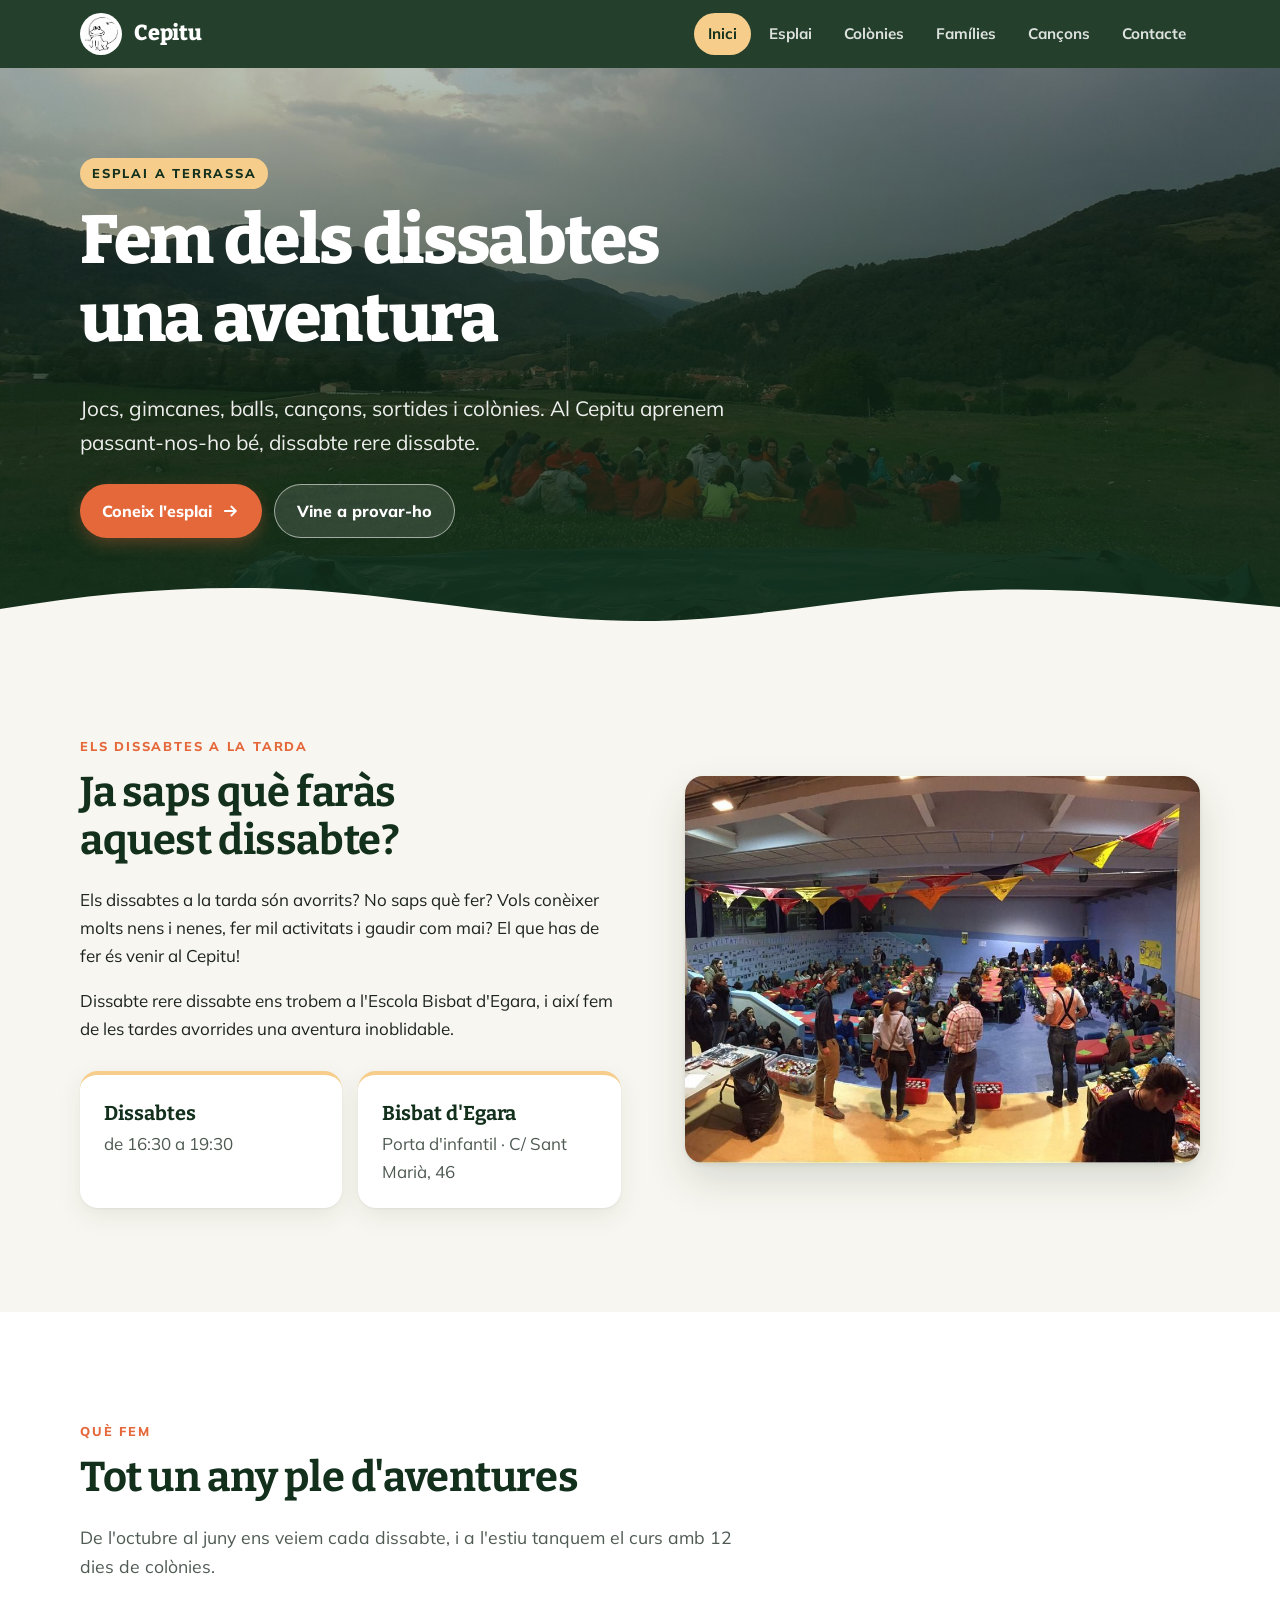
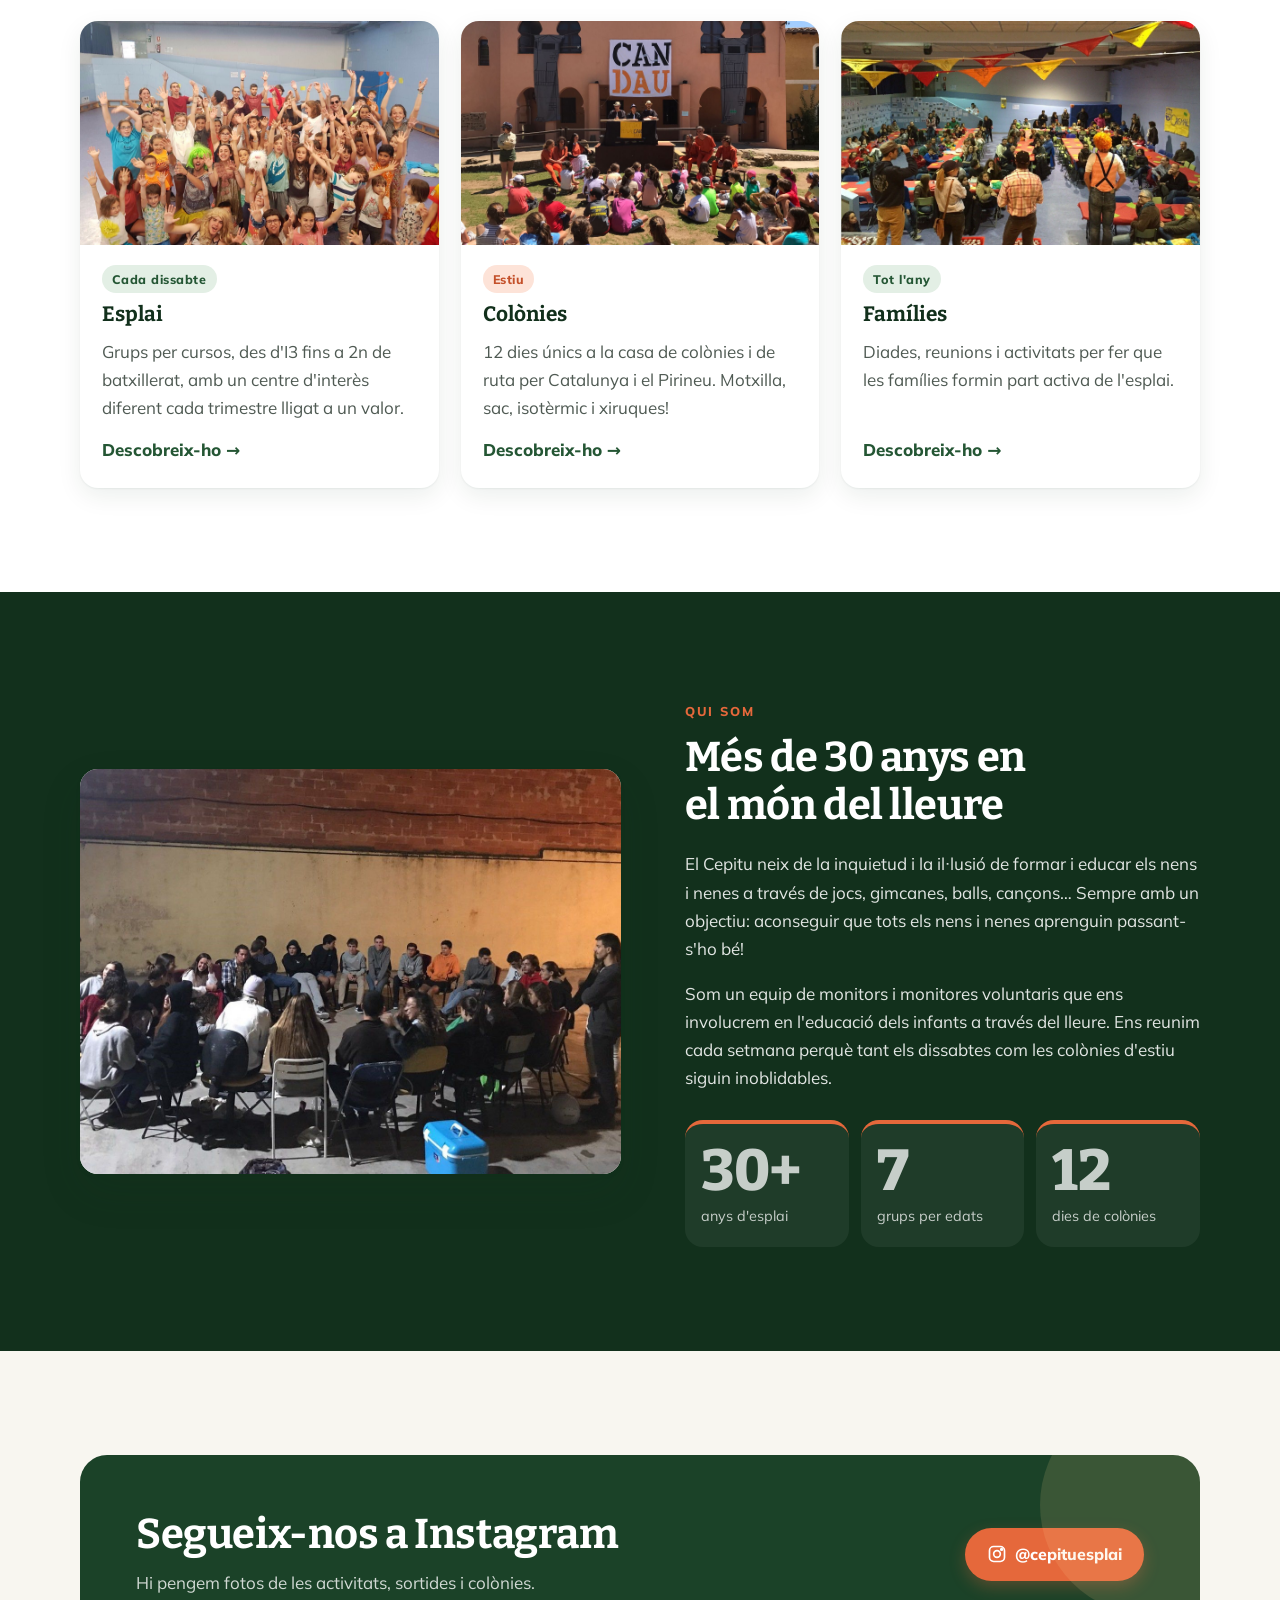
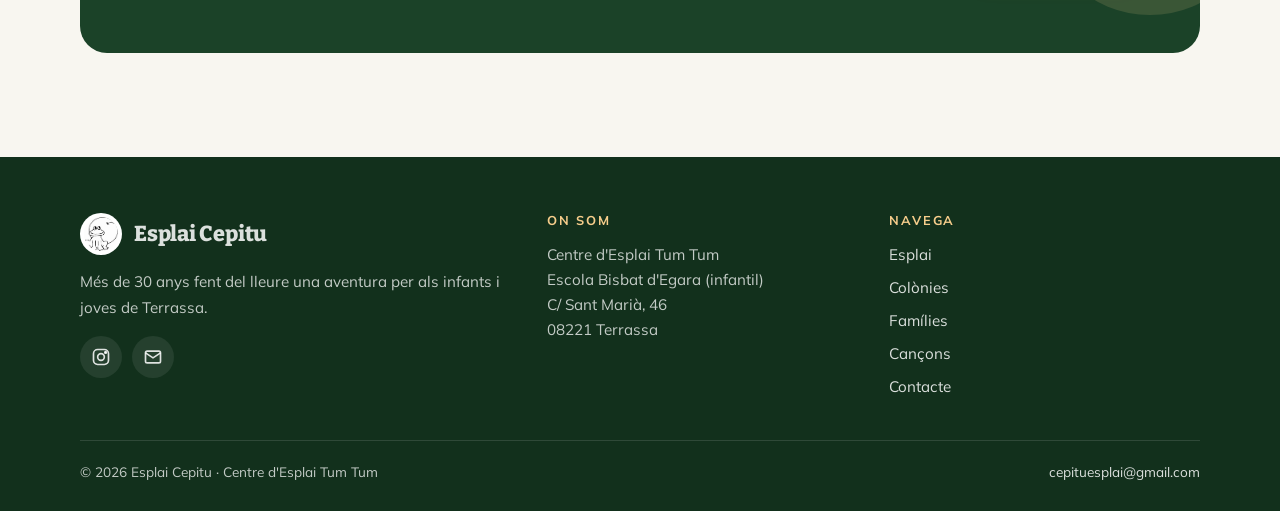
<file: index.html>
<!doctype html>
<html lang="ca">
<head>
  <meta charset="utf-8">
  <meta name="viewport" content="width=device-width, initial-scale=1">
  <title>Esplai Cepitu · Terrassa</title>
  <meta name="description" content="Esplai Cepitu (Centre d'Esplai Tum Tum) de Terrassa: esplai els dissabtes, colònies d'estiu i activitats per a infants i joves a partir de 3 anys.">
  <meta name="theme-color" content="#12301c">
  <meta property="og:title" content="Esplai Cepitu · Terrassa">
  <meta property="og:description" content="Esplai Cepitu (Centre d'Esplai Tum Tum) de Terrassa: esplai els dissabtes, colònies d'estiu i activitats per a infants i joves a partir de 3 anys.">
  <meta property="og:image" content="assets/img/hero/inici.jpg">
  <meta property="og:locale" content="ca_ES">
  <link rel="icon" href="assets/img/logo/granota.png">
  <link rel="preconnect" href="https://fonts.googleapis.com">
  <link rel="preconnect" href="https://fonts.gstatic.com" crossorigin>
  <link rel="stylesheet" href="https://fonts.googleapis.com/css2?family=Bitter:wght@600;700;800&family=Mulish:wght@400;600;700;800&display=swap">
  <link rel="stylesheet" href="assets/css/style.css">
  <script src="assets/js/main.js" defer></script>
</head>
<body data-page="index">
  <a class="skip-link" href="#main">Salta al contingut</a>

  <header class="site-header">
    <div class="wrap">
      <a class="brand" href="index.html">
        <img src="assets/img/logo/granota.png" alt="" width="42" height="42">
        <span>Cepitu</span>
      </a>
      <button class="nav-toggle" type="button" aria-expanded="false" aria-controls="site-nav" aria-label="Obre el menú">
        <svg viewBox="0 0 24 24" fill="none" stroke="currentColor" stroke-width="2.2" aria-hidden="true"><path d="M4 7h16M4 12h16M4 17h16"/></svg>
      </button>
      <nav class="site-nav" id="site-nav" aria-label="Principal">
        <ul>
          <li><a href="index.html" data-page="index">Inici</a></li>
          <li><a href="esplai.html" data-page="esplai">Esplai</a></li>
          <li><a href="colonies.html" data-page="colonies">Colònies</a></li>
          <li><a href="families.html" data-page="families">Famílies</a></li>
          <li><a href="cancons.html" data-page="cancons">Cançons</a></li>
          <li><a href="contacte.html" data-page="contacte">Contacte</a></li>
        </ul>
      </nav>
    </div>
  </header>

  <main id="main">
    <section class="hero">
      <img src="assets/img/hero/inici.jpg" alt="Infants de l'esplai asseguts en rotllana en un prat, amb muntanyes al fons" fetchpriority="high">
      <div class="wrap">
        <span class="eyebrow">Esplai a Terrassa</span>
        <h1>Fem dels dissabtes una aventura</h1>
        <p class="lead">Jocs, gimcanes, balls, cançons, sortides i colònies. Al Cepitu aprenem passant-nos-ho bé, dissabte rere dissabte.</p>
        <div class="btn-row">
          <a class="btn" href="esplai.html">Coneix l'esplai <svg viewBox="0 0 24 24" fill="none" stroke="currentColor" stroke-width="2.2" aria-hidden="true"><path d="M5 12h14M13 6l6 6-6 6"/></svg></a>
          <a class="btn btn--ghost" href="contacte.html">Vine a provar-ho</a>
        </div>
      </div>
    </section>
    <svg class="wave" viewBox="0 0 1440 48" preserveAspectRatio="none" aria-hidden="true"><path fill="currentColor" d="M0 30c120-18 240-26 360-18s240 30 360 30 240-24 360-30 240 6 360 16v20H0z"/></svg>

    <section class="section">
      <div class="wrap split">
        <div class="reveal">
          <span class="eyebrow">Els dissabtes a la tarda</span>
          <h2>Ja saps què faràs aquest dissabte?</h2>
          <p>Els dissabtes a la tarda són avorrits? No saps què fer? Vols conèixer molts nens i nenes, fer mil activitats i gaudir com mai? El que has de fer és venir al Cepitu!</p>
          <p>Dissabte rere dissabte ens trobem a l'Escola Bisbat d'Egara, i així fem de les tardes avorrides una aventura inoblidable.</p>
          <div class="facts" style="margin-top:28px">
            <div class="fact"><strong>Dissabtes</strong><span>de 16:30 a 19:30</span></div>
            <div class="fact"><strong>Bisbat d'Egara</strong><span>Porta d'infantil · C/ Sant Marià, 46</span></div>
          </div>
        </div>
        <div class="photo photo--tilt reveal">
          <img src="assets/img/galeria/diada.jpg" alt="Infants i monitors de l'esplai durant una diada" loading="lazy">
        </div>
      </div>
    </section>

    <section class="section section--white">
      <div class="wrap">
        <div class="section-head reveal">
          <span class="eyebrow">Què fem</span>
          <h2>Tot un any ple d'aventures</h2>
          <p>De l'octubre al juny ens veiem cada dissabte, i a l'estiu tanquem el curs amb 12 dies de colònies.</p>
        </div>
        <div class="grid grid--3">
        <article class="card reveal">
          <div class="card__img"><img src="assets/img/hero/esplai.jpg" alt="" loading="lazy"></div>
          <div class="card__body">
            <span class="tag">Cada dissabte</span>
            <h3>Esplai</h3>
            <p>Grups per cursos, des d'I3 fins a 2n de batxillerat, amb un centre d'interès diferent cada trimestre lligat a un valor.</p>
            <a class="more stretched" href="esplai.html">Descobreix-ho →</a>
          </div>
        </article>
        <article class="card reveal">
          <div class="card__img"><img src="assets/img/hero/colonies.jpg" alt="" loading="lazy"></div>
          <div class="card__body">
            <span class="tag tag--coral">Estiu</span>
            <h3>Colònies</h3>
            <p>12 dies únics a la casa de colònies i de ruta per Catalunya i el Pirineu. Motxilla, sac, isotèrmic i xiruques!</p>
            <a class="more stretched" href="colonies.html">Descobreix-ho →</a>
          </div>
        </article>
        <article class="card reveal">
          <div class="card__img"><img src="assets/img/hero/families.jpg" alt="" loading="lazy"></div>
          <div class="card__body">
            <span class="tag">Tot l'any</span>
            <h3>Famílies</h3>
            <p>Diades, reunions i activitats per fer que les famílies formin part activa de l'esplai.</p>
            <a class="more stretched" href="families.html">Descobreix-ho →</a>
          </div>
        </article>
        </div>
      </div>
    </section>

    <section class="section section--green" id="qui-som">
      <div class="wrap split split--reverse">
        <div class="reveal">
          <span class="eyebrow">Qui som</span>
          <h2>Més de 30 anys en el món del lleure</h2>
          <p>El Cepitu neix de la inquietud i la il·lusió de formar i educar els nens i nenes a través de jocs, gimcanes, balls, cançons… Sempre amb un objectiu: aconseguir que tots els nens i nenes aprenguin passant-s'ho bé!</p>
          <p>Som un equip de monitors i monitores voluntaris que ens involucrem en l'educació dels infants a través del lleure. Ens reunim cada setmana perquè tant els dissabtes com les colònies d'estiu siguin inoblidables.</p>
          <div class="facts facts--stats" style="margin-top:28px">
            <div class="fact"><span class="stat-num">30+</span><span>anys d'esplai</span></div>
            <div class="fact"><span class="stat-num">7</span><span>grups per edats</span></div>
            <div class="fact"><span class="stat-num">12</span><span>dies de colònies</span></div>
          </div>
        </div>
        <div class="photo reveal">
          <img src="assets/img/hero/monitors.jpg" alt="L'equip de monitors i monitores del Cepitu" loading="lazy">
        </div>
      </div>
    </section>

    <section class="section">
      <div class="wrap">
        <div class="cta reveal">
          <div>
            <h2>Segueix-nos a Instagram</h2>
            <p>Hi pengem fotos de les activitats, sortides i colònies.</p>
          </div>
          <a class="btn" href="https://www.instagram.com/cepituesplai/" rel="noopener"><svg viewBox="0 0 24 24" fill="none" stroke="currentColor" stroke-width="2" aria-hidden="true"><rect x="3" y="3" width="18" height="18" rx="5"/><circle cx="12" cy="12" r="4"/><circle cx="17.5" cy="6.5" r="1" fill="currentColor"/></svg> @cepituesplai</a>
        </div>
      </div>
    </section>
  </main>

  <footer class="site-footer">
    <div class="wrap">
      <div class="footer-grid">
        <div>
          <a class="brand" href="index.html">
            <img src="assets/img/logo/granota.png" alt="" width="42" height="42">
            <span>Esplai Cepitu</span>
          </a>
          <p style="margin-top:14px">Més de 30 anys fent del lleure una aventura per als infants i joves de Terrassa.</p>
          <div class="social">
            <a href="https://www.instagram.com/cepituesplai/" aria-label="Instagram" rel="noopener"><svg viewBox="0 0 24 24" fill="none" stroke="currentColor" stroke-width="2" aria-hidden="true"><rect x="3" y="3" width="18" height="18" rx="5"/><circle cx="12" cy="12" r="4"/><circle cx="17.5" cy="6.5" r="1" fill="currentColor"/></svg></a>
            <a href="mailto:cepituesplai@gmail.com" aria-label="Correu electrònic"><svg viewBox="0 0 24 24" fill="none" stroke="currentColor" stroke-width="2" aria-hidden="true"><rect x="3" y="5" width="18" height="14" rx="2"/><path d="m3 7 9 6 9-6"/></svg></a>
          </div>
        </div>
        <div>
          <h3>On som</h3>
          <address>
            Centre d'Esplai Tum Tum<br>
            Escola Bisbat d'Egara (infantil)<br>
            C/ Sant Marià, 46<br>
            08221 Terrassa
          </address>
        </div>
        <div>
          <h3>Navega</h3>
          <ul>
            <li><a href="esplai.html">Esplai</a></li>
            <li><a href="colonies.html">Colònies</a></li>
            <li><a href="families.html">Famílies</a></li>
            <li><a href="cancons.html">Cançons</a></li>
            <li><a href="contacte.html">Contacte</a></li>
          </ul>
        </div>
      </div>
      <div class="footer-bottom">
        <span>© <span id="year">2026</span> Esplai Cepitu · Centre d'Esplai Tum Tum</span>
        <a href="mailto:cepituesplai@gmail.com">cepituesplai@gmail.com</a>
      </div>
    </div>
  </footer>
</body>
</html>
</file>
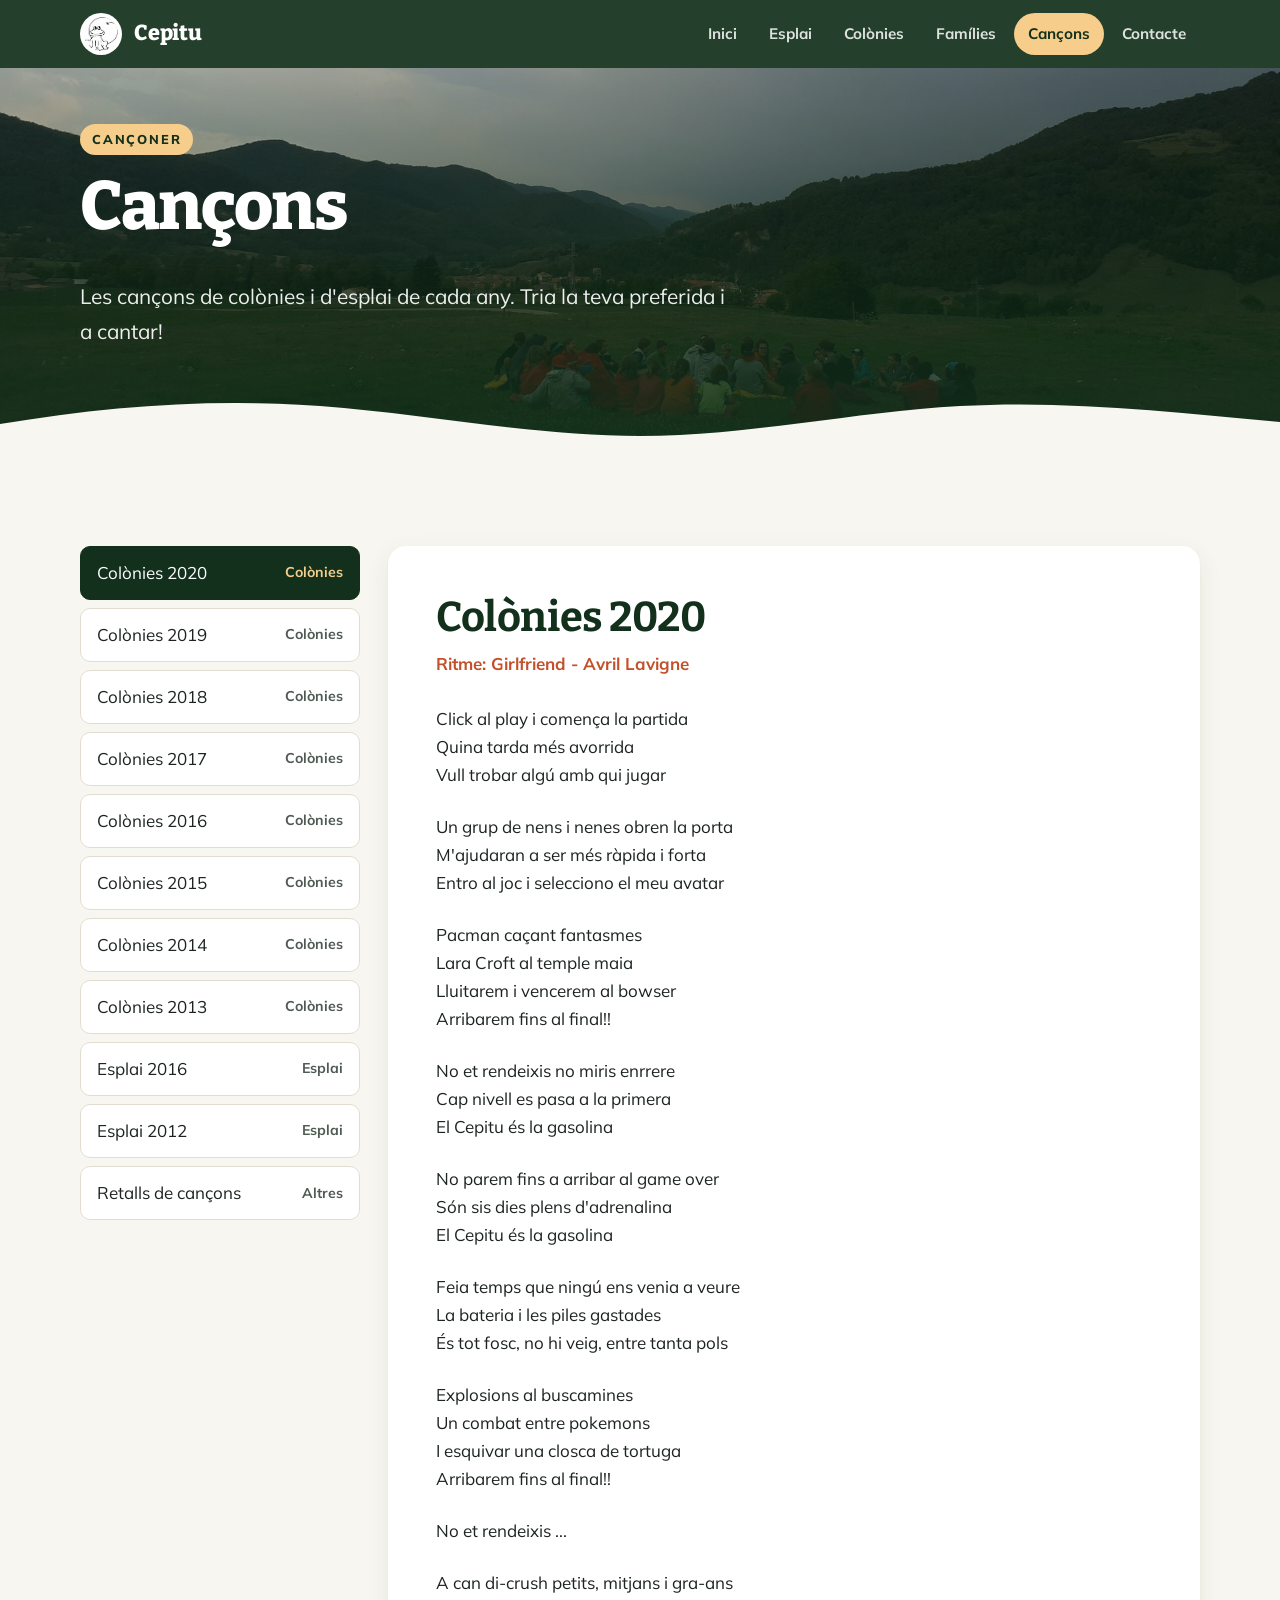
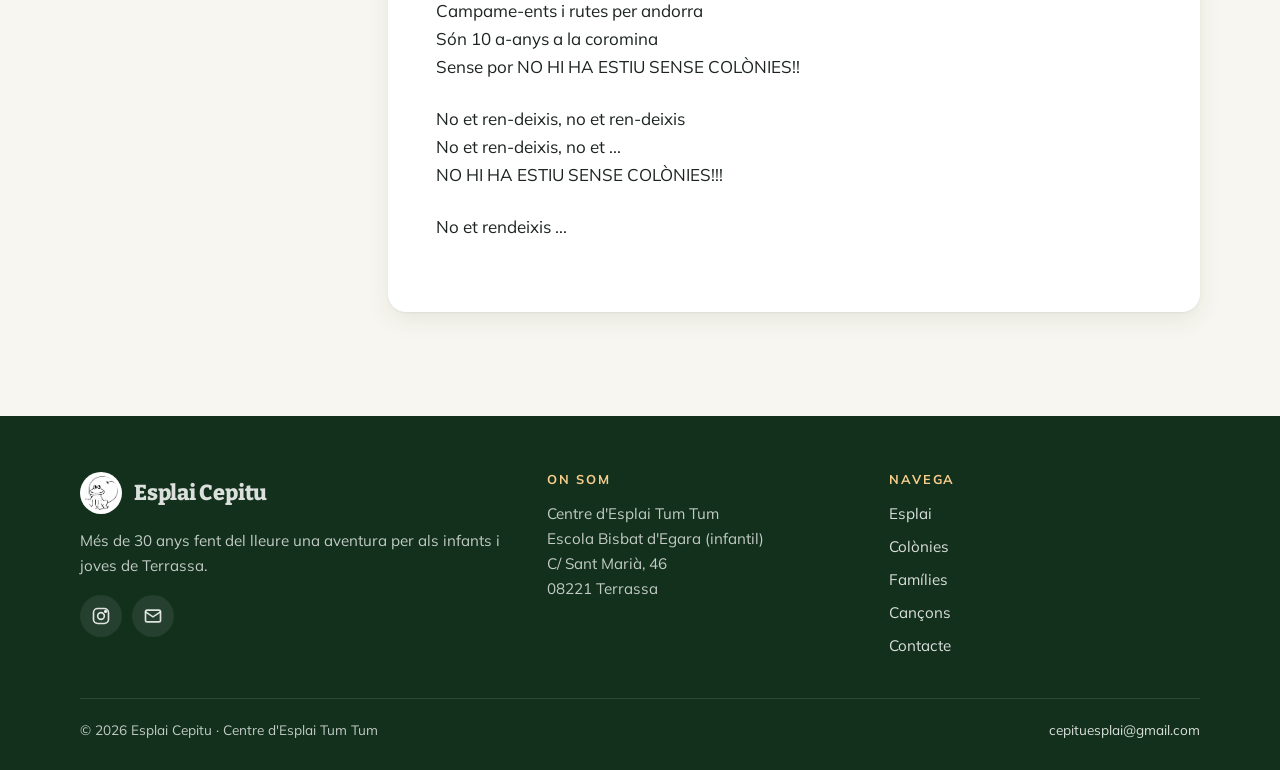
<file: cancons.html>
<!doctype html>
<html lang="ca">
<head>
  <meta charset="utf-8">
  <meta name="viewport" content="width=device-width, initial-scale=1">
  <title>Cançons · Esplai Cepitu</title>
  <meta name="description" content="Les cançons de colònies i d'esplai del Cepitu, any rere any.">
  <meta name="theme-color" content="#12301c">
  <meta property="og:title" content="Cançons · Esplai Cepitu">
  <meta property="og:description" content="Les cançons de colònies i d'esplai del Cepitu, any rere any.">
  <meta property="og:image" content="assets/img/hero/inici.jpg">
  <meta property="og:locale" content="ca_ES">
  <link rel="icon" href="assets/img/logo/granota.png">
  <link rel="preconnect" href="https://fonts.googleapis.com">
  <link rel="preconnect" href="https://fonts.gstatic.com" crossorigin>
  <link rel="stylesheet" href="https://fonts.googleapis.com/css2?family=Bitter:wght@600;700;800&family=Mulish:wght@400;600;700;800&display=swap">
  <link rel="stylesheet" href="assets/css/style.css">
  <script src="assets/js/main.js" defer></script>
  <script src="assets/js/cancons.js" defer></script>
</head>
<body data-page="cancons">
  <a class="skip-link" href="#main">Salta al contingut</a>

  <header class="site-header">
    <div class="wrap">
      <a class="brand" href="index.html">
        <img src="assets/img/logo/granota.png" alt="" width="42" height="42">
        <span>Cepitu</span>
      </a>
      <button class="nav-toggle" type="button" aria-expanded="false" aria-controls="site-nav" aria-label="Obre el menú">
        <svg viewBox="0 0 24 24" fill="none" stroke="currentColor" stroke-width="2.2" aria-hidden="true"><path d="M4 7h16M4 12h16M4 17h16"/></svg>
      </button>
      <nav class="site-nav" id="site-nav" aria-label="Principal">
        <ul>
          <li><a href="index.html" data-page="index">Inici</a></li>
          <li><a href="esplai.html" data-page="esplai">Esplai</a></li>
          <li><a href="colonies.html" data-page="colonies">Colònies</a></li>
          <li><a href="families.html" data-page="families">Famílies</a></li>
          <li><a href="cancons.html" data-page="cancons">Cançons</a></li>
          <li><a href="contacte.html" data-page="contacte">Contacte</a></li>
        </ul>
      </nav>
    </div>
  </header>

  <main id="main">
    <section class="hero hero--short" style="min-height:clamp(220px,32vh,320px)">
      <img src="assets/img/hero/inici.jpg" alt="" fetchpriority="high">
      <div class="wrap">
        <span class="eyebrow">Cançoner</span>
        <h1>Cançons</h1>
        <p class="lead">Les cançons de colònies i d'esplai de cada any. Tria la teva preferida i a cantar!</p>
      </div>
    </section>
    <svg class="wave" viewBox="0 0 1440 48" preserveAspectRatio="none" aria-hidden="true"><path fill="currentColor" d="M0 30c120-18 240-26 360-18s240 30 360 30 240-24 360-30 240 6 360 16v20H0z"/></svg>

    <section class="section">
      <div class="wrap songs">
        <div class="song-list" id="song-list" role="group" aria-label="Llista de cançons"></div>
        <article class="lyrics" id="lyrics" aria-live="polite">
          <noscript><p>Cal JavaScript per veure les lletres.</p></noscript>
        </article>
      </div>
    </section>
  </main>

  <footer class="site-footer">
    <div class="wrap">
      <div class="footer-grid">
        <div>
          <a class="brand" href="index.html">
            <img src="assets/img/logo/granota.png" alt="" width="42" height="42">
            <span>Esplai Cepitu</span>
          </a>
          <p style="margin-top:14px">Més de 30 anys fent del lleure una aventura per als infants i joves de Terrassa.</p>
          <div class="social">
            <a href="https://www.instagram.com/cepituesplai/" aria-label="Instagram" rel="noopener"><svg viewBox="0 0 24 24" fill="none" stroke="currentColor" stroke-width="2" aria-hidden="true"><rect x="3" y="3" width="18" height="18" rx="5"/><circle cx="12" cy="12" r="4"/><circle cx="17.5" cy="6.5" r="1" fill="currentColor"/></svg></a>
            <a href="mailto:cepituesplai@gmail.com" aria-label="Correu electrònic"><svg viewBox="0 0 24 24" fill="none" stroke="currentColor" stroke-width="2" aria-hidden="true"><rect x="3" y="5" width="18" height="14" rx="2"/><path d="m3 7 9 6 9-6"/></svg></a>
          </div>
        </div>
        <div>
          <h3>On som</h3>
          <address>
            Centre d'Esplai Tum Tum<br>
            Escola Bisbat d'Egara (infantil)<br>
            C/ Sant Marià, 46<br>
            08221 Terrassa
          </address>
        </div>
        <div>
          <h3>Navega</h3>
          <ul>
            <li><a href="esplai.html">Esplai</a></li>
            <li><a href="colonies.html">Colònies</a></li>
            <li><a href="families.html">Famílies</a></li>
            <li><a href="cancons.html">Cançons</a></li>
            <li><a href="contacte.html">Contacte</a></li>
          </ul>
        </div>
      </div>
      <div class="footer-bottom">
        <span>© <span id="year">2026</span> Esplai Cepitu · Centre d'Esplai Tum Tum</span>
        <a href="mailto:cepituesplai@gmail.com">cepituesplai@gmail.com</a>
      </div>
    </div>
  </footer>
</body>
</html>
</file>
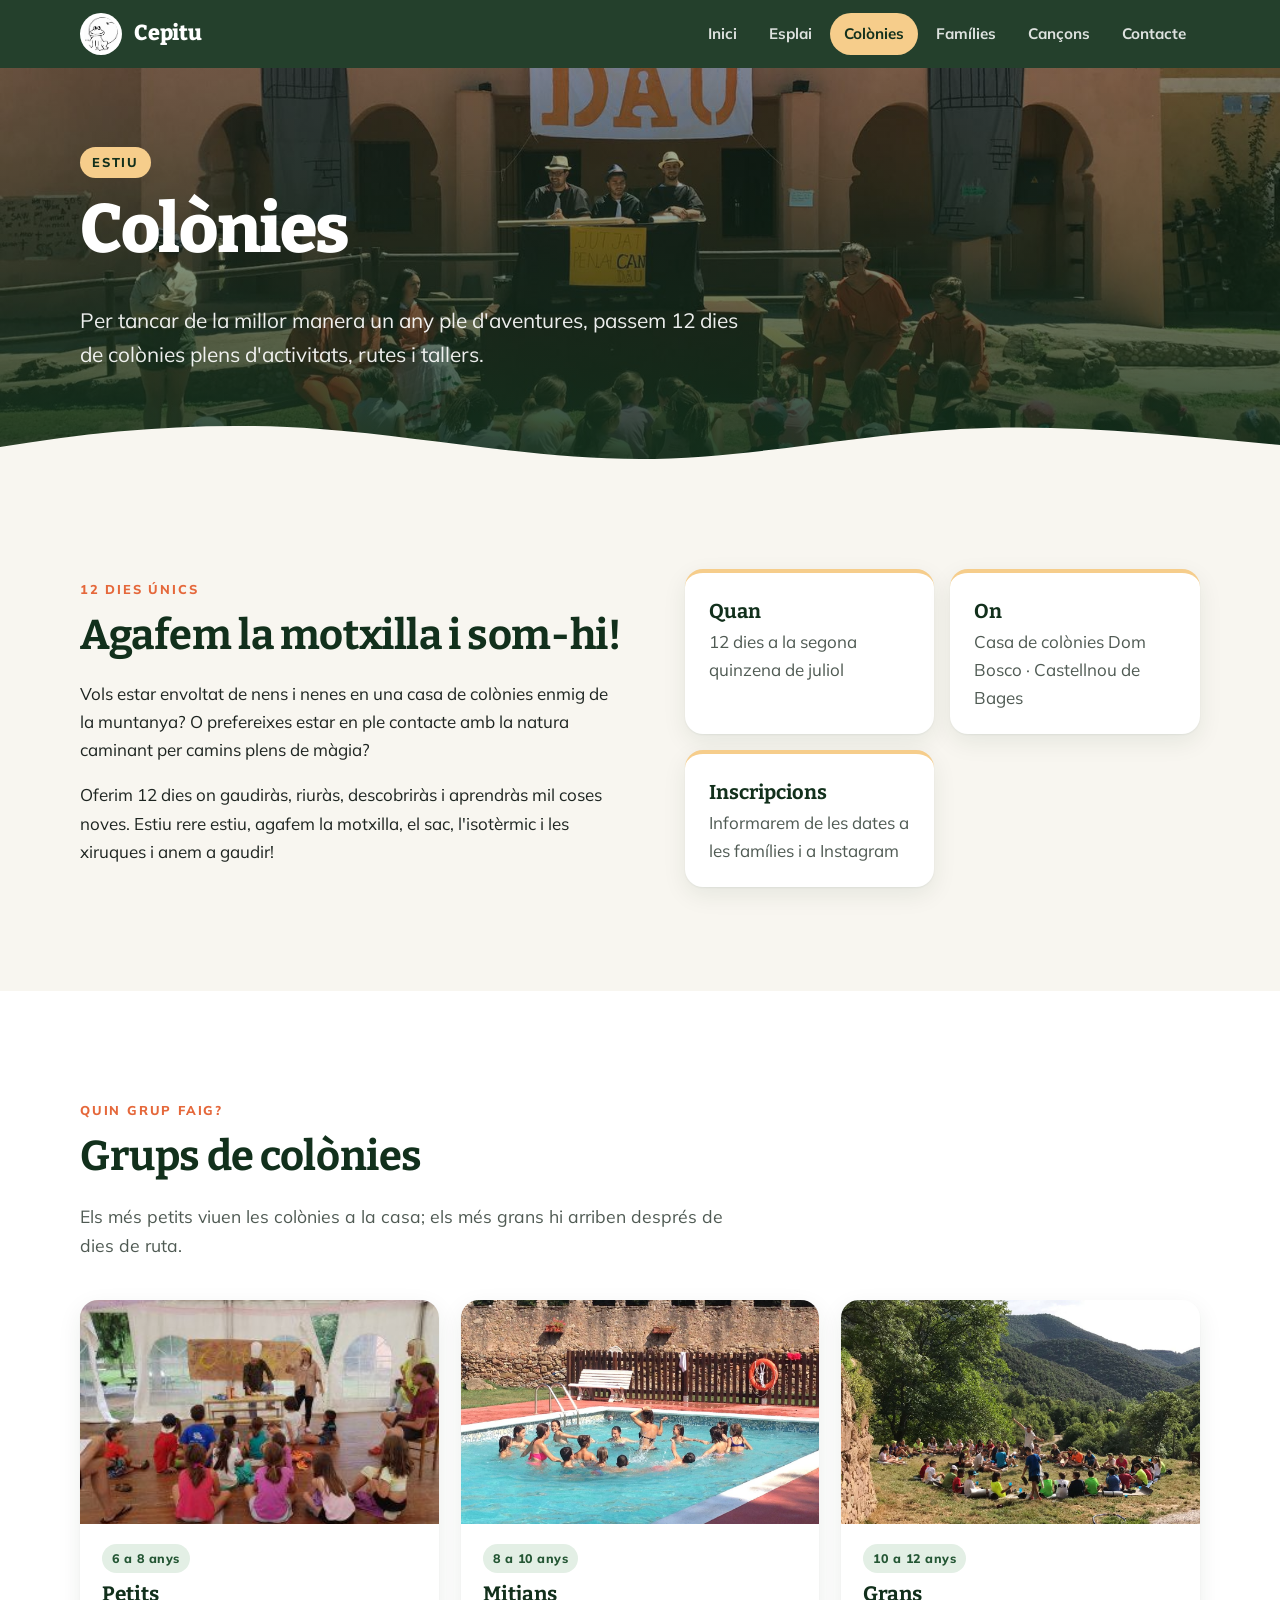
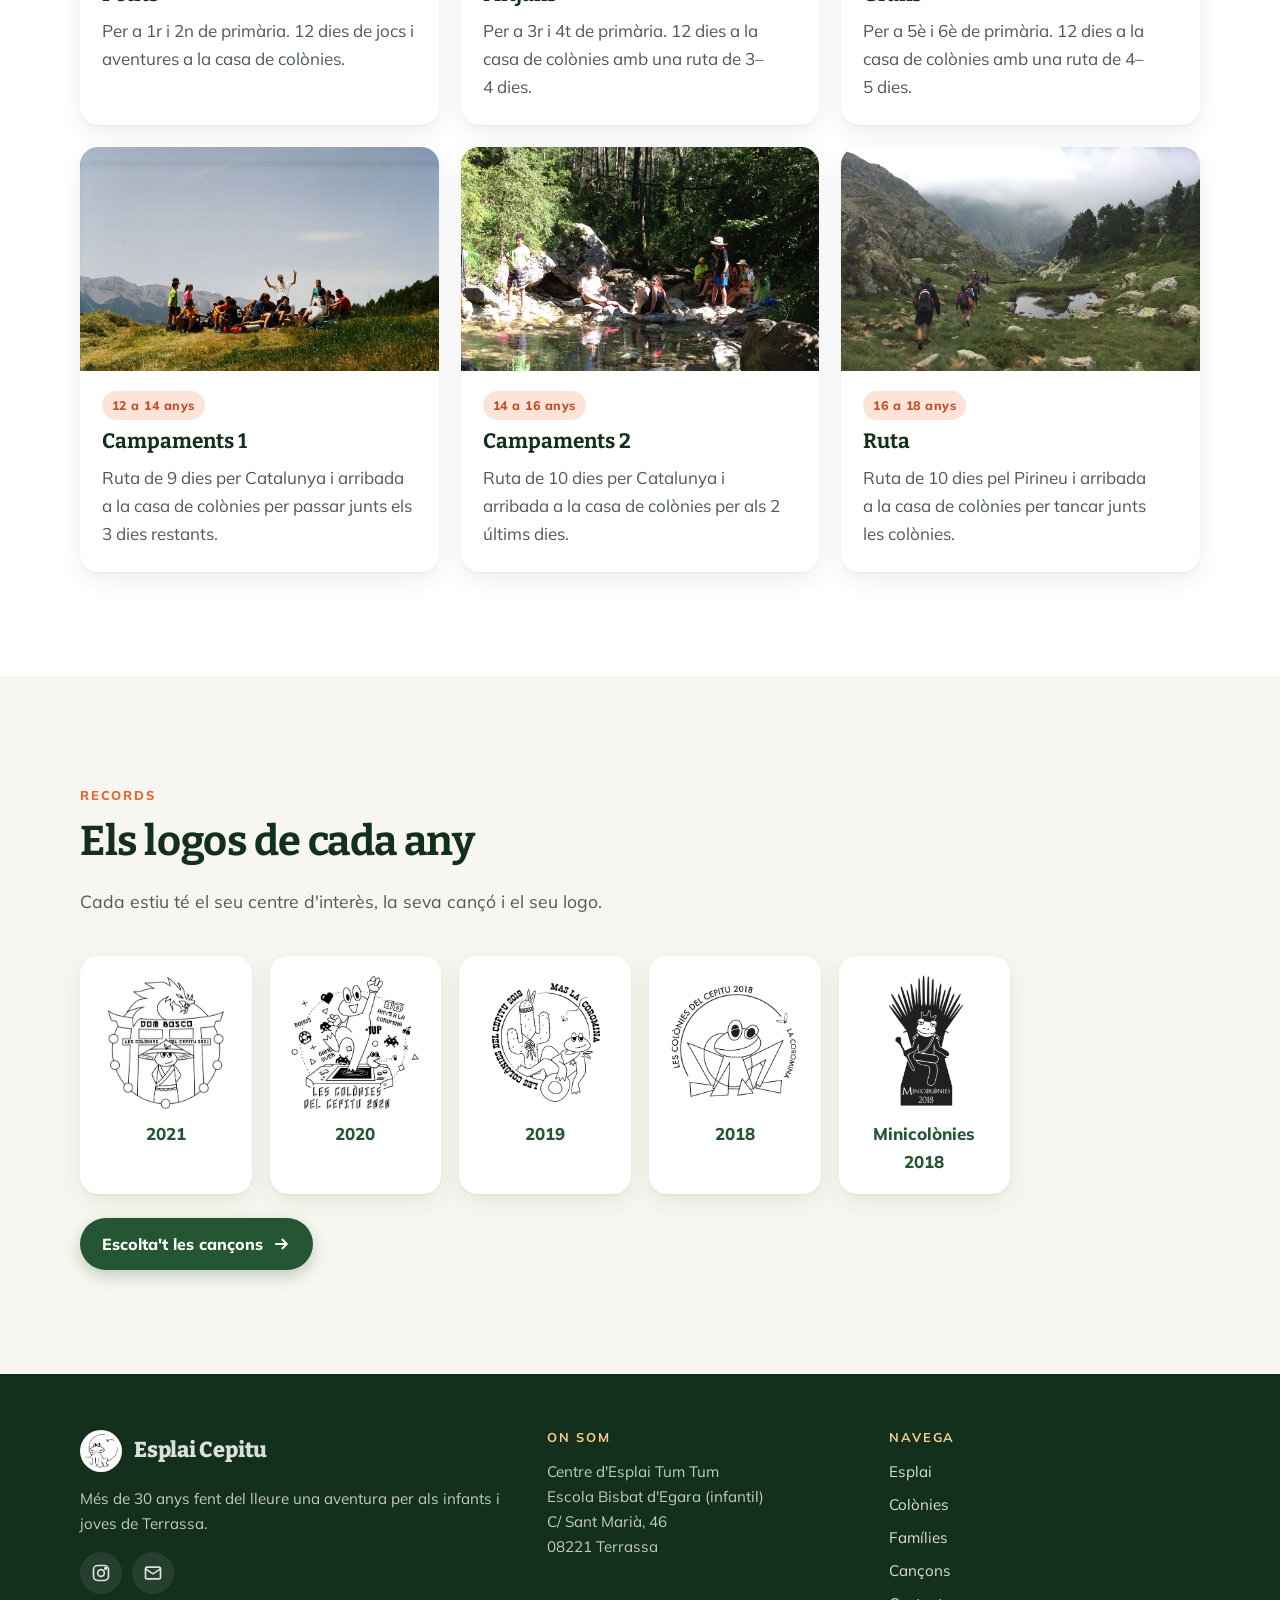
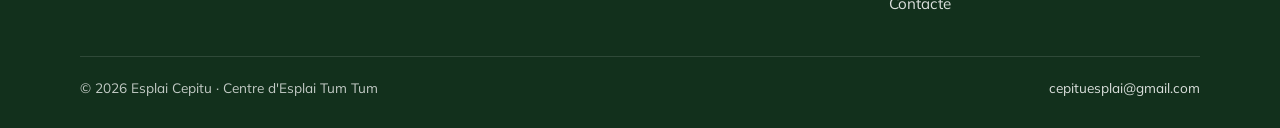
<file: colonies.html>
<!doctype html>
<html lang="ca">
<head>
  <meta charset="utf-8">
  <meta name="viewport" content="width=device-width, initial-scale=1">
  <title>Colònies · Esplai Cepitu</title>
  <meta name="description" content="12 dies de colònies d'estiu a Castellnou de Bages i rutes per Catalunya i el Pirineu.">
  <meta name="theme-color" content="#12301c">
  <meta property="og:title" content="Colònies · Esplai Cepitu">
  <meta property="og:description" content="12 dies de colònies d'estiu a Castellnou de Bages i rutes per Catalunya i el Pirineu.">
  <meta property="og:image" content="assets/img/hero/inici.jpg">
  <meta property="og:locale" content="ca_ES">
  <link rel="icon" href="assets/img/logo/granota.png">
  <link rel="preconnect" href="https://fonts.googleapis.com">
  <link rel="preconnect" href="https://fonts.gstatic.com" crossorigin>
  <link rel="stylesheet" href="https://fonts.googleapis.com/css2?family=Bitter:wght@600;700;800&family=Mulish:wght@400;600;700;800&display=swap">
  <link rel="stylesheet" href="assets/css/style.css">
  <script src="assets/js/main.js" defer></script>
</head>
<body data-page="colonies">
  <a class="skip-link" href="#main">Salta al contingut</a>

  <header class="site-header">
    <div class="wrap">
      <a class="brand" href="index.html">
        <img src="assets/img/logo/granota.png" alt="" width="42" height="42">
        <span>Cepitu</span>
      </a>
      <button class="nav-toggle" type="button" aria-expanded="false" aria-controls="site-nav" aria-label="Obre el menú">
        <svg viewBox="0 0 24 24" fill="none" stroke="currentColor" stroke-width="2.2" aria-hidden="true"><path d="M4 7h16M4 12h16M4 17h16"/></svg>
      </button>
      <nav class="site-nav" id="site-nav" aria-label="Principal">
        <ul>
          <li><a href="index.html" data-page="index">Inici</a></li>
          <li><a href="esplai.html" data-page="esplai">Esplai</a></li>
          <li><a href="colonies.html" data-page="colonies">Colònies</a></li>
          <li><a href="families.html" data-page="families">Famílies</a></li>
          <li><a href="cancons.html" data-page="cancons">Cançons</a></li>
          <li><a href="contacte.html" data-page="contacte">Contacte</a></li>
        </ul>
      </nav>
    </div>
  </header>

  <main id="main">
    <section class="hero hero--short">
      <img src="assets/img/hero/colonies.jpg" alt="Infants i monitors a les colònies d'estiu" fetchpriority="high">
      <div class="wrap">
        <span class="eyebrow">Estiu</span>
        <h1>Colònies</h1>
        <p class="lead">Per tancar de la millor manera un any ple d'aventures, passem 12 dies de colònies plens d'activitats, rutes i tallers.</p>
      </div>
    </section>
    <svg class="wave" viewBox="0 0 1440 48" preserveAspectRatio="none" aria-hidden="true"><path fill="currentColor" d="M0 30c120-18 240-26 360-18s240 30 360 30 240-24 360-30 240 6 360 16v20H0z"/></svg>

    <section class="section">
      <div class="wrap split">
        <div class="reveal">
          <span class="eyebrow">12 dies únics</span>
          <h2>Agafem la motxilla i som-hi!</h2>
          <p>Vols estar envoltat de nens i nenes en una casa de colònies enmig de la muntanya? O prefereixes estar en ple contacte amb la natura caminant per camins plens de màgia?</p>
          <p>Oferim 12 dies on gaudiràs, riuràs, descobriràs i aprendràs mil coses noves. Estiu rere estiu, agafem la motxilla, el sac, l'isotèrmic i les xiruques i anem a gaudir!</p>
        </div>
        <div class="facts reveal">
          <div class="fact"><strong>Quan</strong><span>12 dies a la segona quinzena de juliol</span></div>
          <div class="fact"><strong>On</strong><span>Casa de colònies Dom Bosco · Castellnou de Bages</span></div>
          <div class="fact"><strong>Inscripcions</strong><span>Informarem de les dates a les famílies i a Instagram</span></div>
        </div>
      </div>
    </section>

    <section class="section section--white">
      <div class="wrap">
        <div class="section-head reveal">
          <span class="eyebrow">Quin grup faig?</span>
          <h2>Grups de colònies</h2>
          <p>Els més petits viuen les colònies a la casa; els més grans hi arriben després de dies de ruta.</p>
        </div>
        <div class="grid grid--3">
        <article class="card reveal">
          <div class="card__img"><img src="assets/img/colonies/petits.jpg" alt="Grup de Petits a les colònies" loading="lazy"></div>
          <div class="card__body">
            <span class="tag">6 a 8 anys</span>
            <h3>Petits</h3>
            <p>Per a 1r i 2n de primària. 12 dies de jocs i aventures a la casa de colònies.</p>
          </div>
        </article>
        <article class="card reveal">
          <div class="card__img"><img src="assets/img/colonies/mitjans.jpg" alt="Grup de Mitjans a les colònies" loading="lazy"></div>
          <div class="card__body">
            <span class="tag">8 a 10 anys</span>
            <h3>Mitjans</h3>
            <p>Per a 3r i 4t de primària. 12 dies a la casa de colònies amb una ruta de 3–4 dies.</p>
          </div>
        </article>
        <article class="card reveal">
          <div class="card__img"><img src="assets/img/colonies/grans.jpg" alt="Grup de Grans a les colònies" loading="lazy"></div>
          <div class="card__body">
            <span class="tag">10 a 12 anys</span>
            <h3>Grans</h3>
            <p>Per a 5è i 6è de primària. 12 dies a la casa de colònies amb una ruta de 4–5 dies.</p>
          </div>
        </article>
        <article class="card reveal">
          <div class="card__img"><img src="assets/img/colonies/k1.jpg" alt="Grup de Campaments 1 a les colònies" loading="lazy"></div>
          <div class="card__body">
            <span class="tag tag--coral">12 a 14 anys</span>
            <h3>Campaments 1</h3>
            <p>Ruta de 9 dies per Catalunya i arribada a la casa de colònies per passar junts els 3 dies restants.</p>
          </div>
        </article>
        <article class="card reveal">
          <div class="card__img"><img src="assets/img/colonies/k2.jpg" alt="Grup de Campaments 2 a les colònies" loading="lazy"></div>
          <div class="card__body">
            <span class="tag tag--coral">14 a 16 anys</span>
            <h3>Campaments 2</h3>
            <p>Ruta de 10 dies per Catalunya i arribada a la casa de colònies per als 2 últims dies.</p>
          </div>
        </article>
        <article class="card reveal">
          <div class="card__img"><img src="assets/img/colonies/ruta.jpg" alt="Grup de Ruta a les colònies" loading="lazy"></div>
          <div class="card__body">
            <span class="tag tag--coral">16 a 18 anys</span>
            <h3>Ruta</h3>
            <p>Ruta de 10 dies pel Pirineu i arribada a la casa de colònies per tancar junts les colònies.</p>
          </div>
        </article>
        </div>
      </div>
    </section>

    <section class="section">
      <div class="wrap">
        <div class="section-head reveal">
          <span class="eyebrow">Records</span>
          <h2>Els logos de cada any</h2>
          <p>Cada estiu té el seu centre d'interès, la seva cançó i el seu logo.</p>
        </div>
        <div class="logos reveal">
          <figure><img src="assets/img/logos-colonies/2021.png" alt="Logo de les colònies 2021" loading="lazy"><figcaption>2021</figcaption></figure>
          <figure><img src="assets/img/logos-colonies/2020.png" alt="Logo de les colònies 2020" loading="lazy"><figcaption>2020</figcaption></figure>
          <figure><img src="assets/img/logos-colonies/2019.png" alt="Logo de les colònies 2019" loading="lazy"><figcaption>2019</figcaption></figure>
          <figure><img src="assets/img/logos-colonies/2018.png" alt="Logo de les colònies 2018" loading="lazy"><figcaption>2018</figcaption></figure>
          <figure><img src="assets/img/logos-colonies/minicolonies-2018.png" alt="Logo de les minicolònies 2018" loading="lazy"><figcaption>Minicolònies 2018</figcaption></figure>
        </div>
        <div class="btn-row">
          <a class="btn btn--green" href="cancons.html">Escolta't les cançons <svg viewBox="0 0 24 24" fill="none" stroke="currentColor" stroke-width="2.2" aria-hidden="true"><path d="M5 12h14M13 6l6 6-6 6"/></svg></a>
        </div>
      </div>
    </section>
  </main>

  <footer class="site-footer">
    <div class="wrap">
      <div class="footer-grid">
        <div>
          <a class="brand" href="index.html">
            <img src="assets/img/logo/granota.png" alt="" width="42" height="42">
            <span>Esplai Cepitu</span>
          </a>
          <p style="margin-top:14px">Més de 30 anys fent del lleure una aventura per als infants i joves de Terrassa.</p>
          <div class="social">
            <a href="https://www.instagram.com/cepituesplai/" aria-label="Instagram" rel="noopener"><svg viewBox="0 0 24 24" fill="none" stroke="currentColor" stroke-width="2" aria-hidden="true"><rect x="3" y="3" width="18" height="18" rx="5"/><circle cx="12" cy="12" r="4"/><circle cx="17.5" cy="6.5" r="1" fill="currentColor"/></svg></a>
            <a href="mailto:cepituesplai@gmail.com" aria-label="Correu electrònic"><svg viewBox="0 0 24 24" fill="none" stroke="currentColor" stroke-width="2" aria-hidden="true"><rect x="3" y="5" width="18" height="14" rx="2"/><path d="m3 7 9 6 9-6"/></svg></a>
          </div>
        </div>
        <div>
          <h3>On som</h3>
          <address>
            Centre d'Esplai Tum Tum<br>
            Escola Bisbat d'Egara (infantil)<br>
            C/ Sant Marià, 46<br>
            08221 Terrassa
          </address>
        </div>
        <div>
          <h3>Navega</h3>
          <ul>
            <li><a href="esplai.html">Esplai</a></li>
            <li><a href="colonies.html">Colònies</a></li>
            <li><a href="families.html">Famílies</a></li>
            <li><a href="cancons.html">Cançons</a></li>
            <li><a href="contacte.html">Contacte</a></li>
          </ul>
        </div>
      </div>
      <div class="footer-bottom">
        <span>© <span id="year">2026</span> Esplai Cepitu · Centre d'Esplai Tum Tum</span>
        <a href="mailto:cepituesplai@gmail.com">cepituesplai@gmail.com</a>
      </div>
    </div>
  </footer>
</body>
</html>
</file>
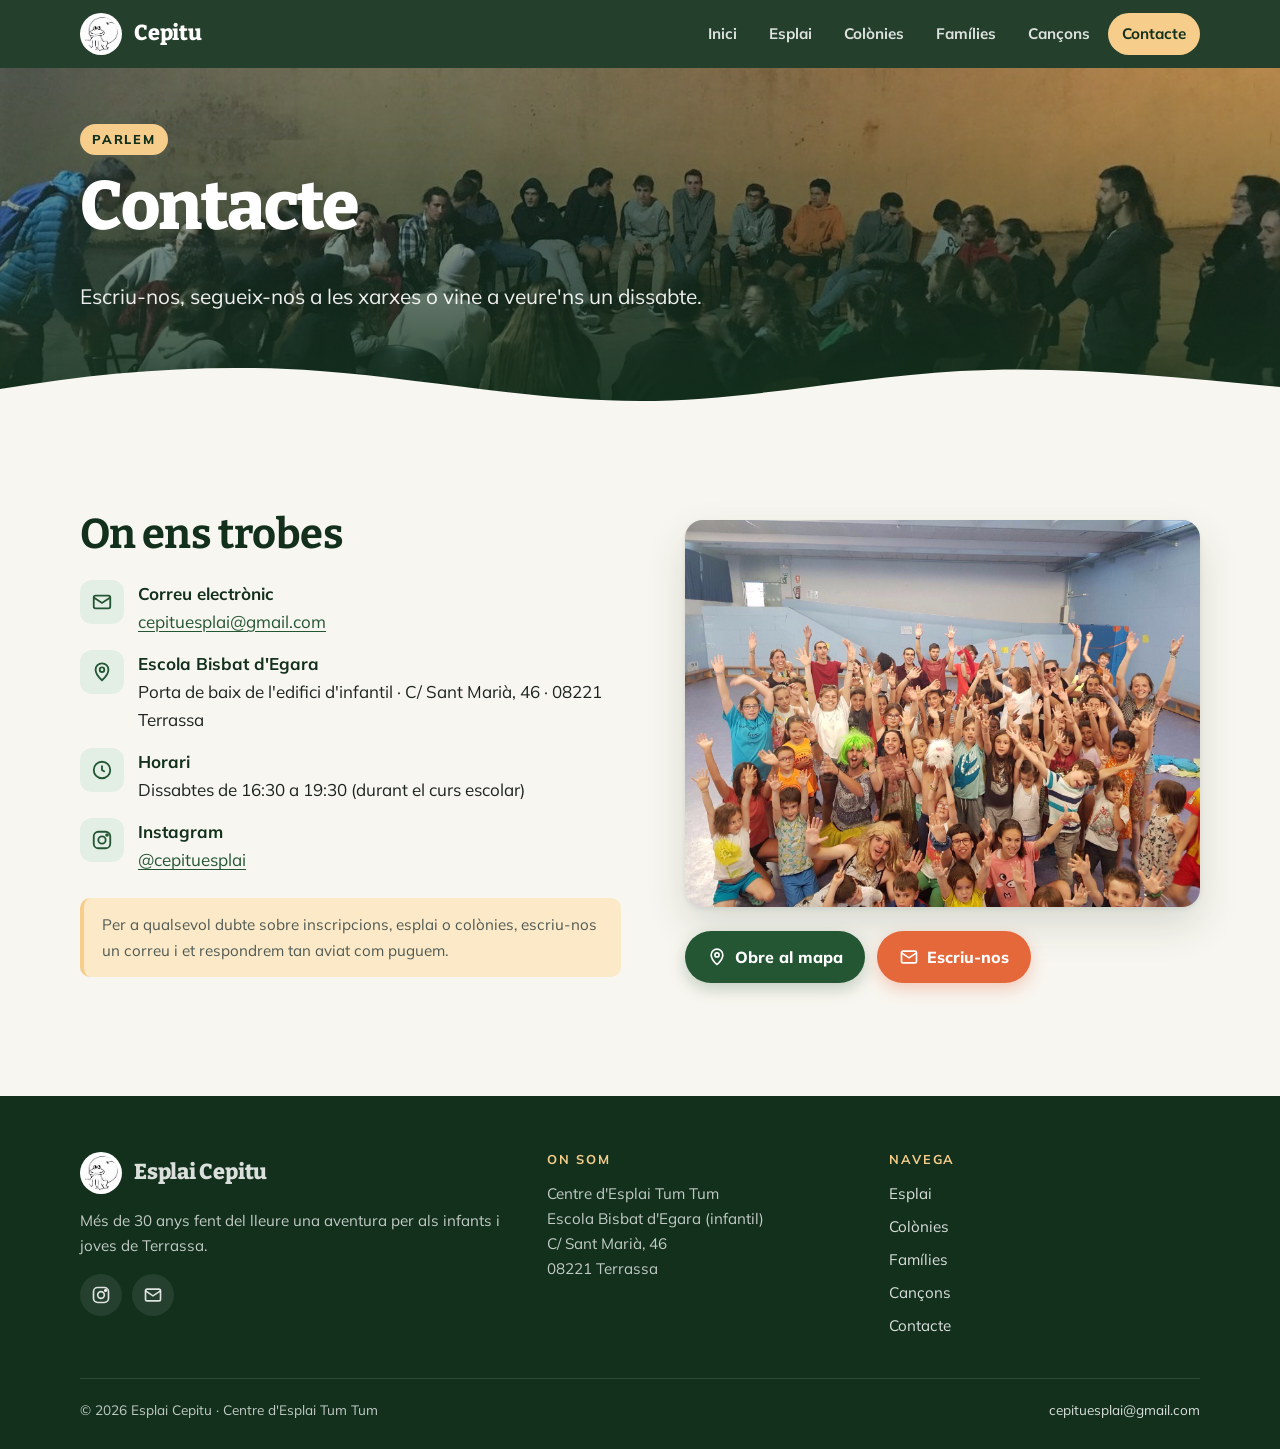
<file: contacte.html>
<!doctype html>
<html lang="ca">
<head>
  <meta charset="utf-8">
  <meta name="viewport" content="width=device-width, initial-scale=1">
  <title>Contacte · Esplai Cepitu</title>
  <meta name="description" content="Contacta amb l'Esplai Cepitu de Terrassa.">
  <meta name="theme-color" content="#12301c">
  <meta property="og:title" content="Contacte · Esplai Cepitu">
  <meta property="og:description" content="Contacta amb l'Esplai Cepitu de Terrassa.">
  <meta property="og:image" content="assets/img/hero/inici.jpg">
  <meta property="og:locale" content="ca_ES">
  <link rel="icon" href="assets/img/logo/granota.png">
  <link rel="preconnect" href="https://fonts.googleapis.com">
  <link rel="preconnect" href="https://fonts.gstatic.com" crossorigin>
  <link rel="stylesheet" href="https://fonts.googleapis.com/css2?family=Bitter:wght@600;700;800&family=Mulish:wght@400;600;700;800&display=swap">
  <link rel="stylesheet" href="assets/css/style.css">
  <script src="assets/js/main.js" defer></script>
</head>
<body data-page="contacte">
  <a class="skip-link" href="#main">Salta al contingut</a>

  <header class="site-header">
    <div class="wrap">
      <a class="brand" href="index.html">
        <img src="assets/img/logo/granota.png" alt="" width="42" height="42">
        <span>Cepitu</span>
      </a>
      <button class="nav-toggle" type="button" aria-expanded="false" aria-controls="site-nav" aria-label="Obre el menú">
        <svg viewBox="0 0 24 24" fill="none" stroke="currentColor" stroke-width="2.2" aria-hidden="true"><path d="M4 7h16M4 12h16M4 17h16"/></svg>
      </button>
      <nav class="site-nav" id="site-nav" aria-label="Principal">
        <ul>
          <li><a href="index.html" data-page="index">Inici</a></li>
          <li><a href="esplai.html" data-page="esplai">Esplai</a></li>
          <li><a href="colonies.html" data-page="colonies">Colònies</a></li>
          <li><a href="families.html" data-page="families">Famílies</a></li>
          <li><a href="cancons.html" data-page="cancons">Cançons</a></li>
          <li><a href="contacte.html" data-page="contacte">Contacte</a></li>
        </ul>
      </nav>
    </div>
  </header>

  <main id="main">
    <section class="hero hero--short" style="min-height:clamp(220px,32vh,320px)">
      <img src="assets/img/hero/monitors.jpg" alt="" fetchpriority="high">
      <div class="wrap">
        <span class="eyebrow">Parlem</span>
        <h1>Contacte</h1>
        <p class="lead">Escriu-nos, segueix-nos a les xarxes o vine a veure'ns un dissabte.</p>
      </div>
    </section>
    <svg class="wave" viewBox="0 0 1440 48" preserveAspectRatio="none" aria-hidden="true"><path fill="currentColor" d="M0 30c120-18 240-26 360-18s240 30 360 30 240-24 360-30 240 6 360 16v20H0z"/></svg>

    <section class="section">
      <div class="wrap split">
        <div class="reveal">
          <h2>On ens trobes</h2>
          <ul class="contact-list">
            <li><span class="ico"><svg viewBox="0 0 24 24" fill="none" stroke="currentColor" stroke-width="2" aria-hidden="true"><rect x="3" y="5" width="18" height="14" rx="2"/><path d="m3 7 9 6 9-6"/></svg></span><div><strong>Correu electrònic</strong><a href="mailto:cepituesplai@gmail.com">cepituesplai@gmail.com</a></div></li>
            <li><span class="ico"><svg viewBox="0 0 24 24" fill="none" stroke="currentColor" stroke-width="2" aria-hidden="true"><path d="M12 21s-7-6.2-7-11.5A7 7 0 0 1 19 9.5C19 14.8 12 21 12 21z"/><circle cx="12" cy="9.5" r="2.5"/></svg></span><div><strong>Escola Bisbat d'Egara</strong>Porta de baix de l'edifici d'infantil · C/ Sant Marià, 46 · 08221 Terrassa</div></li>
            <li><span class="ico"><svg viewBox="0 0 24 24" fill="none" stroke="currentColor" stroke-width="2" aria-hidden="true"><circle cx="12" cy="12" r="9"/><path d="M12 7v5l3 2"/></svg></span><div><strong>Horari</strong>Dissabtes de 16:30 a 19:30 (durant el curs escolar)</div></li>
            <li><span class="ico"><svg viewBox="0 0 24 24" fill="none" stroke="currentColor" stroke-width="2" aria-hidden="true"><rect x="3" y="3" width="18" height="18" rx="5"/><circle cx="12" cy="12" r="4"/><circle cx="17.5" cy="6.5" r="1" fill="currentColor"/></svg></span><div><strong>Instagram</strong><a href="https://www.instagram.com/cepituesplai/" rel="noopener">@cepituesplai</a></div></li>
          </ul>
          <!-- TODO: afegir els telèfons dels responsables d'esplai i de colònies d'aquest curs -->
          <p class="note" style="margin-top:24px">Per a qualsevol dubte sobre inscripcions, esplai o colònies, escriu-nos un correu i et respondrem tan aviat com puguem.</p>
        </div>
        <div class="reveal">
          <div class="photo"><img src="assets/img/hero/esplai.jpg" alt="Tarda d'esplai al pati de l'escola" loading="lazy"></div>
          <div class="btn-row">
            <a class="btn btn--green" href="https://www.google.com/maps/search/?api=1&amp;query=Carrer+de+Sant+Mari%C3%A0+46%2C+08221+Terrassa" rel="noopener"><svg viewBox="0 0 24 24" fill="none" stroke="currentColor" stroke-width="2" aria-hidden="true"><path d="M12 21s-7-6.2-7-11.5A7 7 0 0 1 19 9.5C19 14.8 12 21 12 21z"/><circle cx="12" cy="9.5" r="2.5"/></svg> Obre al mapa</a>
            <a class="btn" href="mailto:cepituesplai@gmail.com"><svg viewBox="0 0 24 24" fill="none" stroke="currentColor" stroke-width="2" aria-hidden="true"><rect x="3" y="5" width="18" height="14" rx="2"/><path d="m3 7 9 6 9-6"/></svg> Escriu-nos</a>
          </div>
        </div>
      </div>
    </section>
  </main>

  <footer class="site-footer">
    <div class="wrap">
      <div class="footer-grid">
        <div>
          <a class="brand" href="index.html">
            <img src="assets/img/logo/granota.png" alt="" width="42" height="42">
            <span>Esplai Cepitu</span>
          </a>
          <p style="margin-top:14px">Més de 30 anys fent del lleure una aventura per als infants i joves de Terrassa.</p>
          <div class="social">
            <a href="https://www.instagram.com/cepituesplai/" aria-label="Instagram" rel="noopener"><svg viewBox="0 0 24 24" fill="none" stroke="currentColor" stroke-width="2" aria-hidden="true"><rect x="3" y="3" width="18" height="18" rx="5"/><circle cx="12" cy="12" r="4"/><circle cx="17.5" cy="6.5" r="1" fill="currentColor"/></svg></a>
            <a href="mailto:cepituesplai@gmail.com" aria-label="Correu electrònic"><svg viewBox="0 0 24 24" fill="none" stroke="currentColor" stroke-width="2" aria-hidden="true"><rect x="3" y="5" width="18" height="14" rx="2"/><path d="m3 7 9 6 9-6"/></svg></a>
          </div>
        </div>
        <div>
          <h3>On som</h3>
          <address>
            Centre d'Esplai Tum Tum<br>
            Escola Bisbat d'Egara (infantil)<br>
            C/ Sant Marià, 46<br>
            08221 Terrassa
          </address>
        </div>
        <div>
          <h3>Navega</h3>
          <ul>
            <li><a href="esplai.html">Esplai</a></li>
            <li><a href="colonies.html">Colònies</a></li>
            <li><a href="families.html">Famílies</a></li>
            <li><a href="cancons.html">Cançons</a></li>
            <li><a href="contacte.html">Contacte</a></li>
          </ul>
        </div>
      </div>
      <div class="footer-bottom">
        <span>© <span id="year">2026</span> Esplai Cepitu · Centre d'Esplai Tum Tum</span>
        <a href="mailto:cepituesplai@gmail.com">cepituesplai@gmail.com</a>
      </div>
    </div>
  </footer>
</body>
</html>
</file>
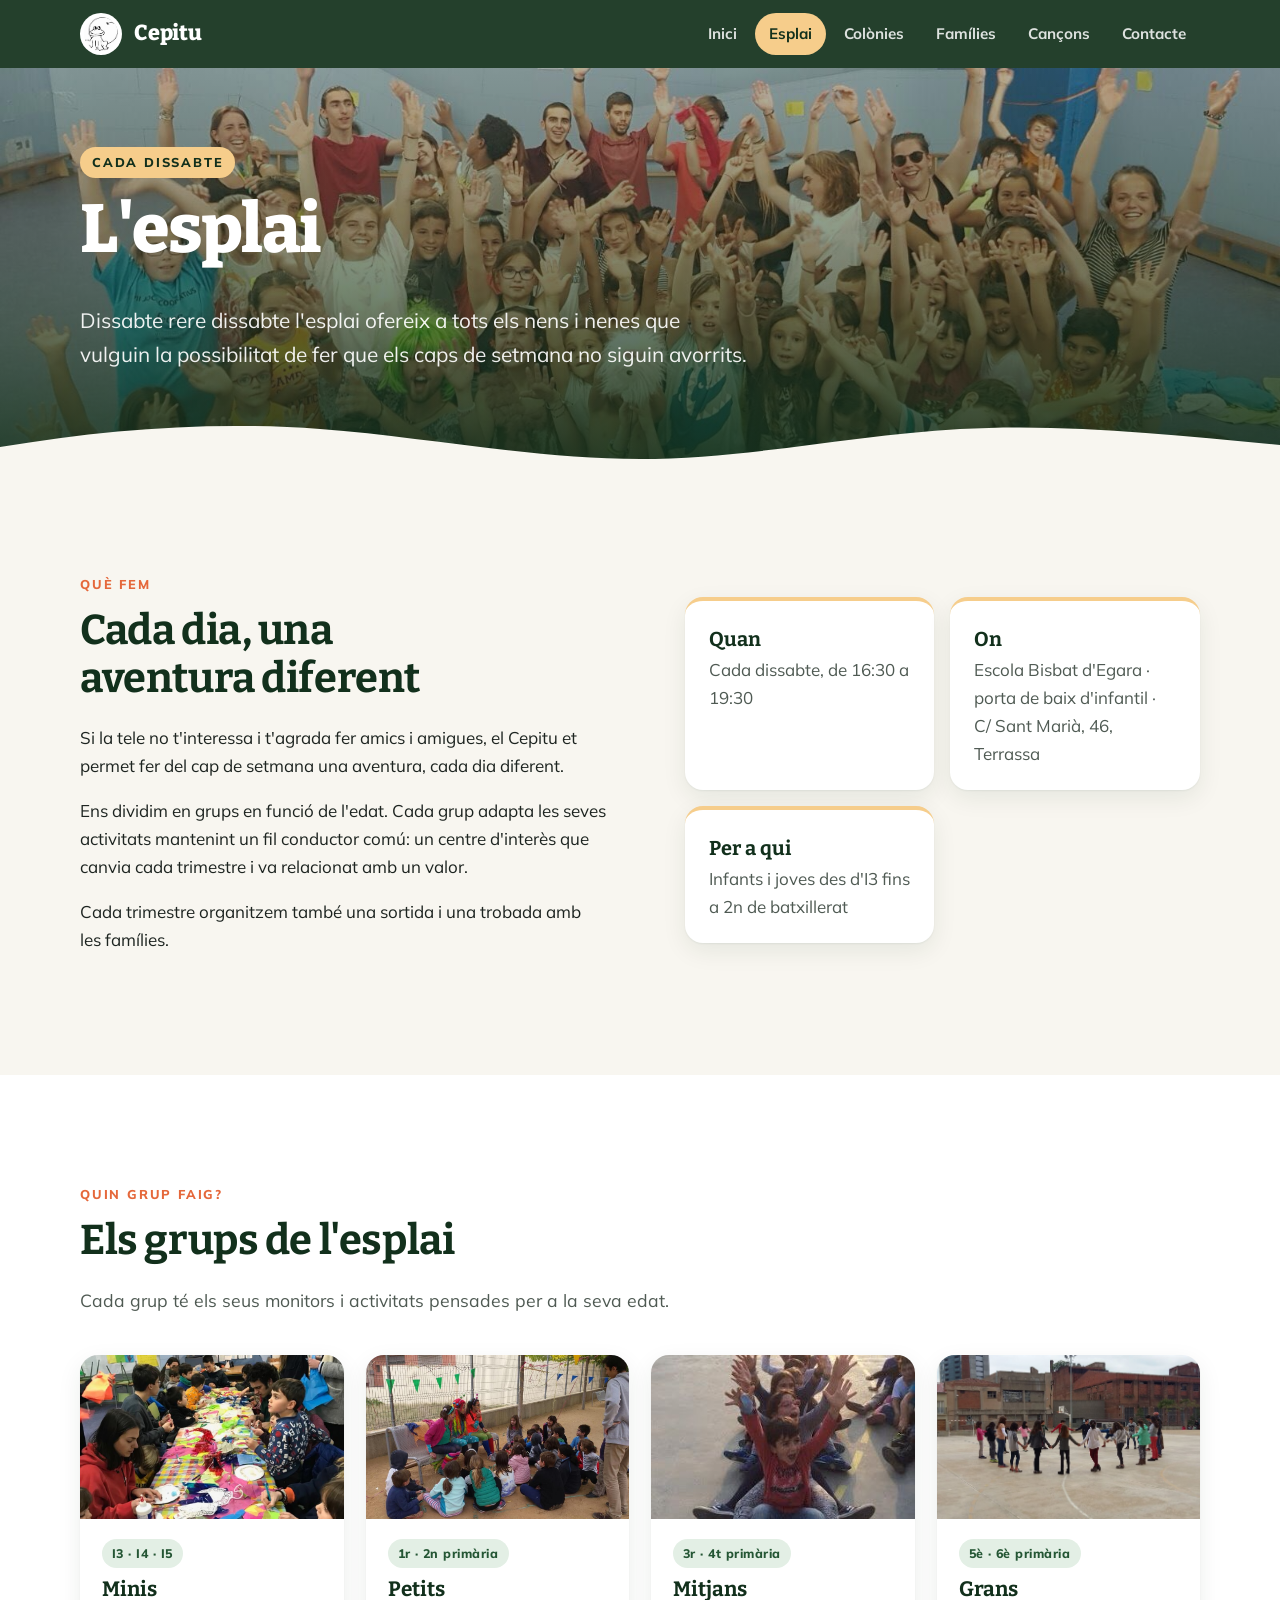
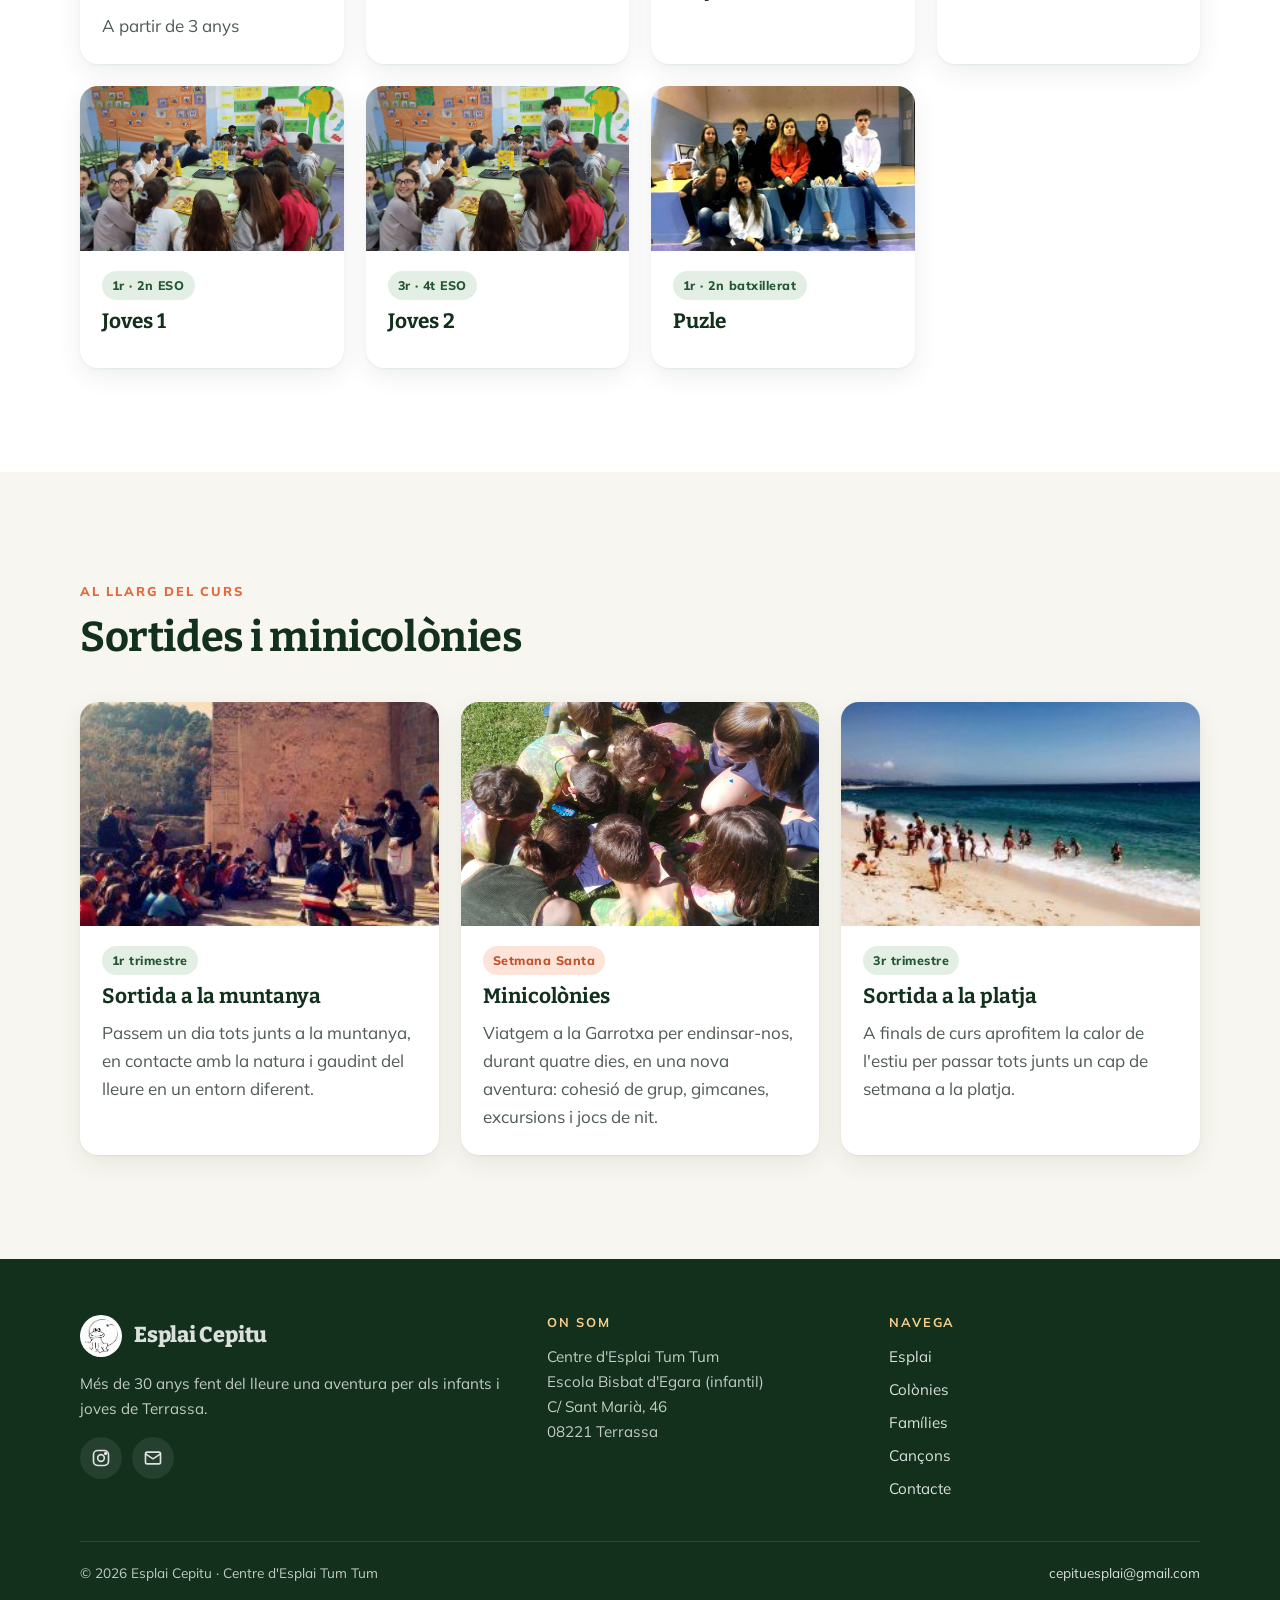
<file: esplai.html>
<!doctype html>
<html lang="ca">
<head>
  <meta charset="utf-8">
  <meta name="viewport" content="width=device-width, initial-scale=1">
  <title>Esplai · Esplai Cepitu</title>
  <meta name="description" content="Cada dissabte de 16:30 a 19:30 a l'Escola Bisbat d'Egara de Terrassa. Grups des d'I3 fins a 2n de batxillerat.">
  <meta name="theme-color" content="#12301c">
  <meta property="og:title" content="Esplai · Esplai Cepitu">
  <meta property="og:description" content="Cada dissabte de 16:30 a 19:30 a l'Escola Bisbat d'Egara de Terrassa. Grups des d'I3 fins a 2n de batxillerat.">
  <meta property="og:image" content="assets/img/hero/inici.jpg">
  <meta property="og:locale" content="ca_ES">
  <link rel="icon" href="assets/img/logo/granota.png">
  <link rel="preconnect" href="https://fonts.googleapis.com">
  <link rel="preconnect" href="https://fonts.gstatic.com" crossorigin>
  <link rel="stylesheet" href="https://fonts.googleapis.com/css2?family=Bitter:wght@600;700;800&family=Mulish:wght@400;600;700;800&display=swap">
  <link rel="stylesheet" href="assets/css/style.css">
  <script src="assets/js/main.js" defer></script>
</head>
<body data-page="esplai">
  <a class="skip-link" href="#main">Salta al contingut</a>

  <header class="site-header">
    <div class="wrap">
      <a class="brand" href="index.html">
        <img src="assets/img/logo/granota.png" alt="" width="42" height="42">
        <span>Cepitu</span>
      </a>
      <button class="nav-toggle" type="button" aria-expanded="false" aria-controls="site-nav" aria-label="Obre el menú">
        <svg viewBox="0 0 24 24" fill="none" stroke="currentColor" stroke-width="2.2" aria-hidden="true"><path d="M4 7h16M4 12h16M4 17h16"/></svg>
      </button>
      <nav class="site-nav" id="site-nav" aria-label="Principal">
        <ul>
          <li><a href="index.html" data-page="index">Inici</a></li>
          <li><a href="esplai.html" data-page="esplai">Esplai</a></li>
          <li><a href="colonies.html" data-page="colonies">Colònies</a></li>
          <li><a href="families.html" data-page="families">Famílies</a></li>
          <li><a href="cancons.html" data-page="cancons">Cançons</a></li>
          <li><a href="contacte.html" data-page="contacte">Contacte</a></li>
        </ul>
      </nav>
    </div>
  </header>

  <main id="main">
    <section class="hero hero--short">
      <img src="assets/img/hero/esplai.jpg" alt="Infants jugant al pati durant una tarda d'esplai" fetchpriority="high">
      <div class="wrap">
        <span class="eyebrow">Cada dissabte</span>
        <h1>L'esplai</h1>
        <p class="lead">Dissabte rere dissabte l'esplai ofereix a tots els nens i nenes que vulguin la possibilitat de fer que els caps de setmana no siguin avorrits.</p>
      </div>
    </section>
    <svg class="wave" viewBox="0 0 1440 48" preserveAspectRatio="none" aria-hidden="true"><path fill="currentColor" d="M0 30c120-18 240-26 360-18s240 30 360 30 240-24 360-30 240 6 360 16v20H0z"/></svg>

    <section class="section">
      <div class="wrap split">
        <div class="reveal">
          <span class="eyebrow">Què fem</span>
          <h2>Cada dia, una aventura diferent</h2>
          <p>Si la tele no t'interessa i t'agrada fer amics i amigues, el Cepitu et permet fer del cap de setmana una aventura, cada dia diferent.</p>
          <p>Ens dividim en grups en funció de l'edat. Cada grup adapta les seves activitats mantenint un fil conductor comú: un centre d'interès que canvia cada trimestre i va relacionat amb un valor.</p>
          <p>Cada trimestre organitzem també una sortida i una trobada amb les famílies.</p>
        </div>
        <div class="facts reveal">
          <div class="fact"><strong>Quan</strong><span>Cada dissabte, de 16:30 a 19:30</span></div>
          <div class="fact"><strong>On</strong><span>Escola Bisbat d'Egara · porta de baix d'infantil · C/ Sant Marià, 46, Terrassa</span></div>
          <div class="fact"><strong>Per a qui</strong><span>Infants i joves des d'I3 fins a 2n de batxillerat</span></div>
        </div>
      </div>
    </section>

    <section class="section section--white">
      <div class="wrap">
        <div class="section-head reveal">
          <span class="eyebrow">Quin grup faig?</span>
          <h2>Els grups de l'esplai</h2>
          <p>Cada grup té els seus monitors i activitats pensades per a la seva edat.</p>
        </div>
        <div class="grid">
        <article class="card reveal">
          <div class="card__img"><img src="assets/img/grups/minis.jpg" alt="Grup de Minis de l'esplai" loading="lazy"></div>
          <div class="card__body">
            <span class="tag">I3 · I4 · I5</span>
            <h3>Minis</h3>
            <p>A partir de 3 anys</p>
          </div>
        </article>
        <article class="card reveal">
          <div class="card__img"><img src="assets/img/grups/petits.jpg" alt="Grup de Petits de l'esplai" loading="lazy"></div>
          <div class="card__body">
            <span class="tag">1r · 2n primària</span>
            <h3>Petits</h3>
          </div>
        </article>
        <article class="card reveal">
          <div class="card__img"><img src="assets/img/grups/mitjans.jpg" alt="Grup de Mitjans de l'esplai" loading="lazy"></div>
          <div class="card__body">
            <span class="tag">3r · 4t primària</span>
            <h3>Mitjans</h3>
          </div>
        </article>
        <article class="card reveal">
          <div class="card__img"><img src="assets/img/grups/grans.jpg" alt="Grup de Grans de l'esplai" loading="lazy"></div>
          <div class="card__body">
            <span class="tag">5è · 6è primària</span>
            <h3>Grans</h3>
          </div>
        </article>
        <article class="card reveal">
          <div class="card__img"><img src="assets/img/grups/joves.jpg" alt="Grup de Joves 1 de l'esplai" loading="lazy"></div>
          <div class="card__body">
            <span class="tag">1r · 2n ESO</span>
            <h3>Joves 1</h3>
          </div>
        </article>
        <article class="card reveal">
          <div class="card__img"><img src="assets/img/grups/joves.jpg" alt="Grup de Joves 2 de l'esplai" loading="lazy"></div>
          <div class="card__body">
            <span class="tag">3r · 4t ESO</span>
            <h3>Joves 2</h3>
          </div>
        </article>
        <article class="card reveal">
          <div class="card__img"><img src="assets/img/grups/puzle.jpg" alt="Grup de Puzle de l'esplai" loading="lazy"></div>
          <div class="card__body">
            <span class="tag">1r · 2n batxillerat</span>
            <h3>Puzle</h3>
          </div>
        </article>
        </div>
      </div>
    </section>

    <section class="section">
      <div class="wrap">
        <div class="section-head reveal">
          <span class="eyebrow">Al llarg del curs</span>
          <h2>Sortides i minicolònies</h2>
        </div>
        <div class="grid grid--3">
        <article class="card reveal">
          <div class="card__img"><img src="assets/img/activitats/muntanya.jpg" alt="Sortida a la muntanya" loading="lazy"></div>
          <div class="card__body">
            <span class="tag">1r trimestre</span>
            <h3>Sortida a la muntanya</h3>
            <p>Passem un dia tots junts a la muntanya, en contacte amb la natura i gaudint del lleure en un entorn diferent.</p>
          </div>
        </article>
        <article class="card reveal">
          <div class="card__img"><img src="assets/img/activitats/minicolonies.jpg" alt="Grup d'infants a les minicolònies" loading="lazy"></div>
          <div class="card__body">
            <span class="tag tag--coral">Setmana Santa</span>
            <h3>Minicolònies</h3>
            <p>Viatgem a la Garrotxa per endinsar-nos, durant quatre dies, en una nova aventura: cohesió de grup, gimcanes, excursions i jocs de nit.</p>
          </div>
        </article>
        <article class="card reveal">
          <div class="card__img"><img src="assets/img/activitats/platja.jpg" alt="Sortida a la platja" loading="lazy"></div>
          <div class="card__body">
            <span class="tag">3r trimestre</span>
            <h3>Sortida a la platja</h3>
            <p>A finals de curs aprofitem la calor de l'estiu per passar tots junts un cap de setmana a la platja.</p>
          </div>
        </article>
        </div>
      </div>
    </section>
  </main>

  <footer class="site-footer">
    <div class="wrap">
      <div class="footer-grid">
        <div>
          <a class="brand" href="index.html">
            <img src="assets/img/logo/granota.png" alt="" width="42" height="42">
            <span>Esplai Cepitu</span>
          </a>
          <p style="margin-top:14px">Més de 30 anys fent del lleure una aventura per als infants i joves de Terrassa.</p>
          <div class="social">
            <a href="https://www.instagram.com/cepituesplai/" aria-label="Instagram" rel="noopener"><svg viewBox="0 0 24 24" fill="none" stroke="currentColor" stroke-width="2" aria-hidden="true"><rect x="3" y="3" width="18" height="18" rx="5"/><circle cx="12" cy="12" r="4"/><circle cx="17.5" cy="6.5" r="1" fill="currentColor"/></svg></a>
            <a href="mailto:cepituesplai@gmail.com" aria-label="Correu electrònic"><svg viewBox="0 0 24 24" fill="none" stroke="currentColor" stroke-width="2" aria-hidden="true"><rect x="3" y="5" width="18" height="14" rx="2"/><path d="m3 7 9 6 9-6"/></svg></a>
          </div>
        </div>
        <div>
          <h3>On som</h3>
          <address>
            Centre d'Esplai Tum Tum<br>
            Escola Bisbat d'Egara (infantil)<br>
            C/ Sant Marià, 46<br>
            08221 Terrassa
          </address>
        </div>
        <div>
          <h3>Navega</h3>
          <ul>
            <li><a href="esplai.html">Esplai</a></li>
            <li><a href="colonies.html">Colònies</a></li>
            <li><a href="families.html">Famílies</a></li>
            <li><a href="cancons.html">Cançons</a></li>
            <li><a href="contacte.html">Contacte</a></li>
          </ul>
        </div>
      </div>
      <div class="footer-bottom">
        <span>© <span id="year">2026</span> Esplai Cepitu · Centre d'Esplai Tum Tum</span>
        <a href="mailto:cepituesplai@gmail.com">cepituesplai@gmail.com</a>
      </div>
    </div>
  </footer>
</body>
</html>
</file>
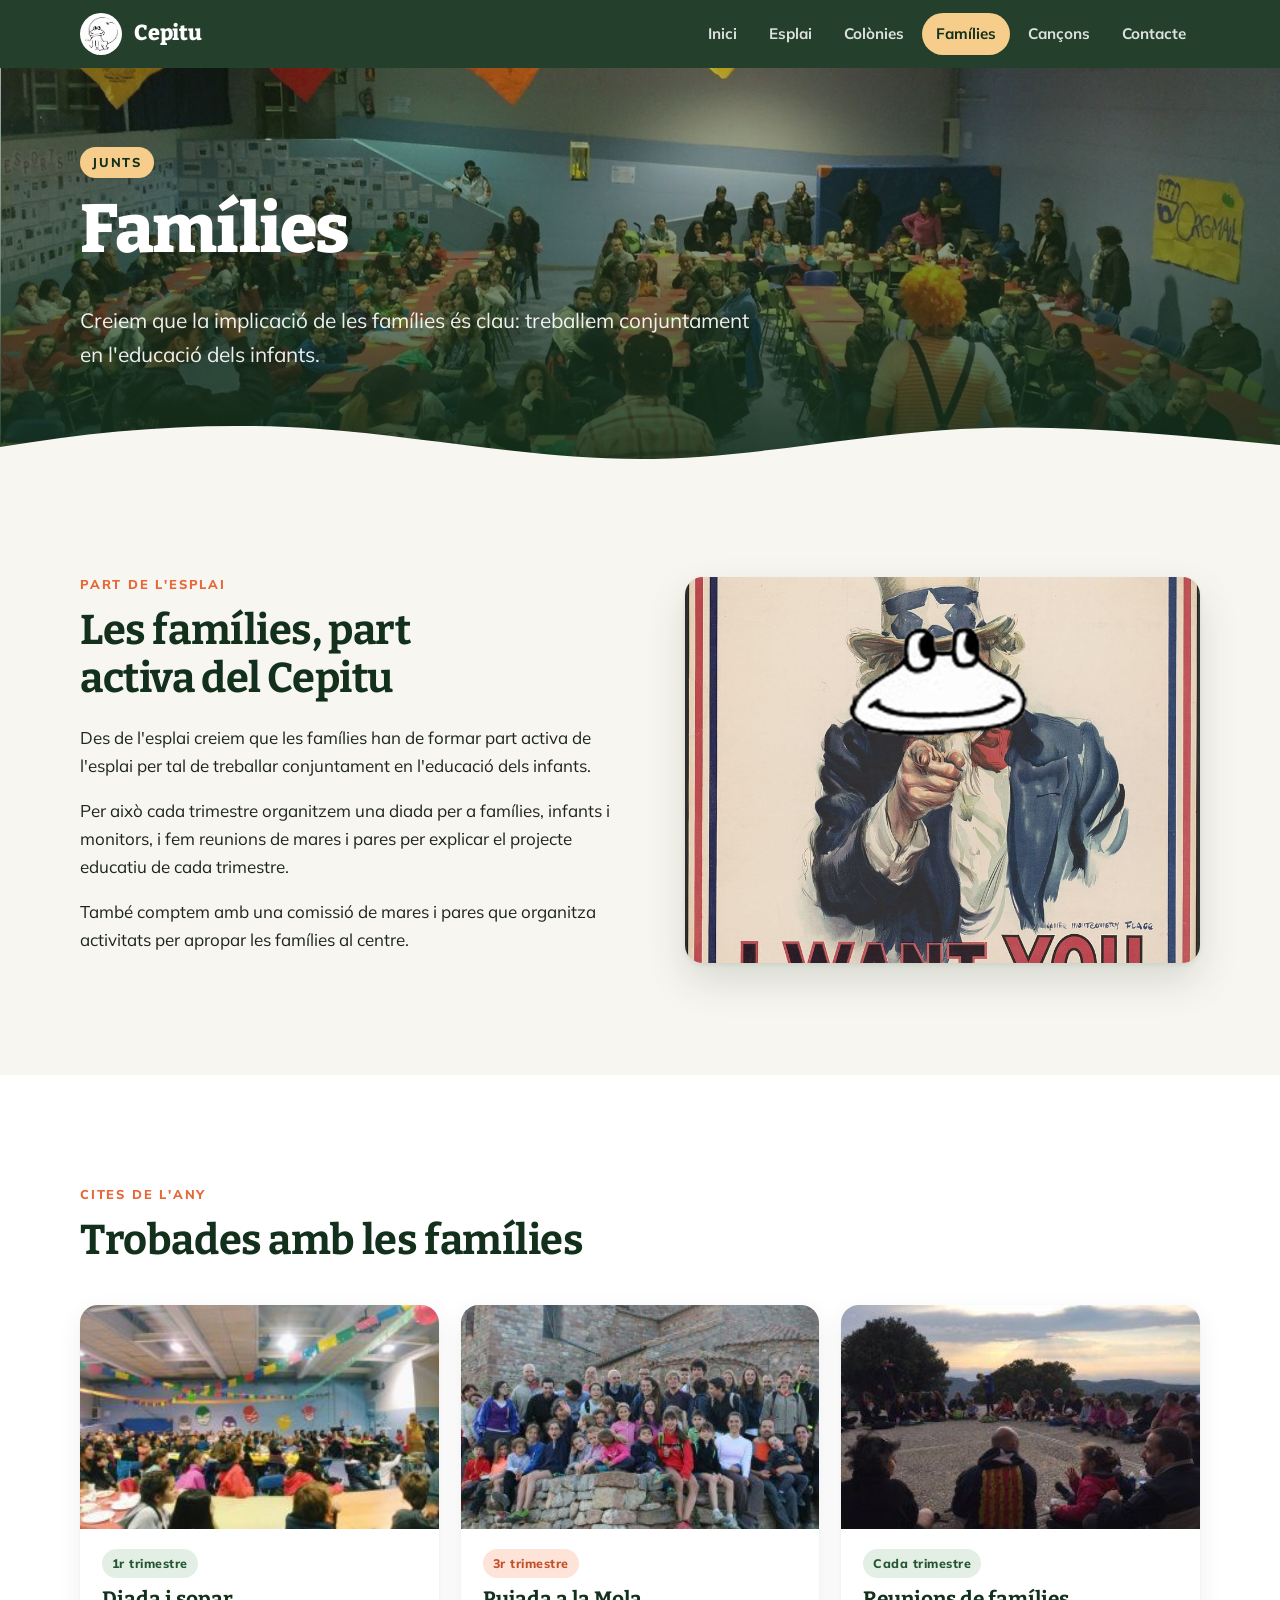
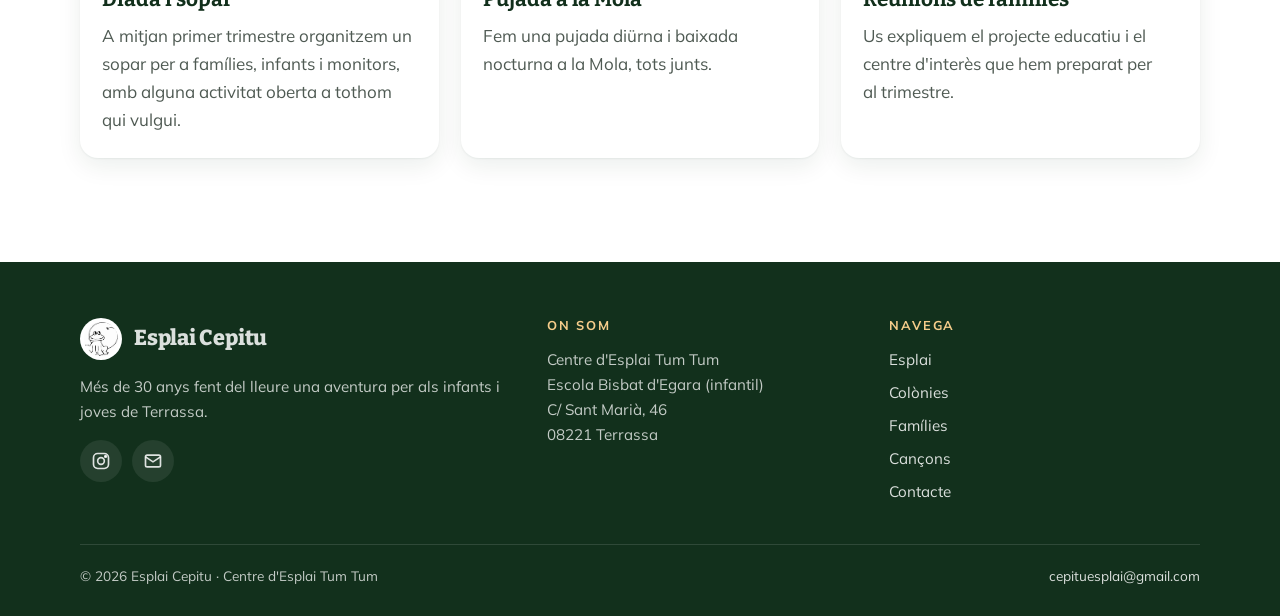
<file: families.html>
<!doctype html>
<html lang="ca">
<head>
  <meta charset="utf-8">
  <meta name="viewport" content="width=device-width, initial-scale=1">
  <title>Famílies · Esplai Cepitu</title>
  <meta name="description" content="Diades, reunions i activitats per a les famílies de l'Esplai Cepitu.">
  <meta name="theme-color" content="#12301c">
  <meta property="og:title" content="Famílies · Esplai Cepitu">
  <meta property="og:description" content="Diades, reunions i activitats per a les famílies de l'Esplai Cepitu.">
  <meta property="og:image" content="assets/img/hero/inici.jpg">
  <meta property="og:locale" content="ca_ES">
  <link rel="icon" href="assets/img/logo/granota.png">
  <link rel="preconnect" href="https://fonts.googleapis.com">
  <link rel="preconnect" href="https://fonts.gstatic.com" crossorigin>
  <link rel="stylesheet" href="https://fonts.googleapis.com/css2?family=Bitter:wght@600;700;800&family=Mulish:wght@400;600;700;800&display=swap">
  <link rel="stylesheet" href="assets/css/style.css">
  <script src="assets/js/main.js" defer></script>
</head>
<body data-page="families">
  <a class="skip-link" href="#main">Salta al contingut</a>

  <header class="site-header">
    <div class="wrap">
      <a class="brand" href="index.html">
        <img src="assets/img/logo/granota.png" alt="" width="42" height="42">
        <span>Cepitu</span>
      </a>
      <button class="nav-toggle" type="button" aria-expanded="false" aria-controls="site-nav" aria-label="Obre el menú">
        <svg viewBox="0 0 24 24" fill="none" stroke="currentColor" stroke-width="2.2" aria-hidden="true"><path d="M4 7h16M4 12h16M4 17h16"/></svg>
      </button>
      <nav class="site-nav" id="site-nav" aria-label="Principal">
        <ul>
          <li><a href="index.html" data-page="index">Inici</a></li>
          <li><a href="esplai.html" data-page="esplai">Esplai</a></li>
          <li><a href="colonies.html" data-page="colonies">Colònies</a></li>
          <li><a href="families.html" data-page="families">Famílies</a></li>
          <li><a href="cancons.html" data-page="cancons">Cançons</a></li>
          <li><a href="contacte.html" data-page="contacte">Contacte</a></li>
        </ul>
      </nav>
    </div>
  </header>

  <main id="main">
    <section class="hero hero--short">
      <img src="assets/img/hero/families.jpg" alt="Famílies, infants i monitors durant la diada" fetchpriority="high">
      <div class="wrap">
        <span class="eyebrow">Junts</span>
        <h1>Famílies</h1>
        <p class="lead">Creiem que la implicació de les famílies és clau: treballem conjuntament en l'educació dels infants.</p>
      </div>
    </section>
    <svg class="wave" viewBox="0 0 1440 48" preserveAspectRatio="none" aria-hidden="true"><path fill="currentColor" d="M0 30c120-18 240-26 360-18s240 30 360 30 240-24 360-30 240 6 360 16v20H0z"/></svg>

    <section class="section">
      <div class="wrap split">
        <div class="reveal">
          <span class="eyebrow">Part de l'esplai</span>
          <h2>Les famílies, part activa del Cepitu</h2>
          <p>Des de l'esplai creiem que les famílies han de formar part activa de l'esplai per tal de treballar conjuntament en l'educació dels infants.</p>
          <p>Per això cada trimestre organitzem una diada per a famílies, infants i monitors, i fem reunions de mares i pares per explicar el projecte educatiu de cada trimestre.</p>
          <p>També comptem amb una comissió de mares i pares que organitza activitats per apropar les famílies al centre.</p>
        </div>
        <div class="photo photo--tilt reveal">
          <img src="assets/img/galeria/cepitu-army.jpg" alt="Gran grup de l'esplai fent-se una foto tots junts" loading="lazy" style="object-position: center 30%">
        </div>
      </div>
    </section>

    <section class="section section--white">
      <div class="wrap">
        <div class="section-head reveal">
          <span class="eyebrow">Cites de l'any</span>
          <h2>Trobades amb les famílies</h2>
        </div>
        <div class="grid grid--3">
        <article class="card reveal">
          <div class="card__img"><img src="assets/img/activitats/sopar.jpg" alt="Sopar de la diada" loading="lazy"></div>
          <div class="card__body">
            <span class="tag">1r trimestre</span>
            <h3>Diada i sopar</h3>
            <p>A mitjan primer trimestre organitzem un sopar per a famílies, infants i monitors, amb alguna activitat oberta a tothom qui vulgui.</p>
          </div>
        </article>
        <article class="card reveal">
          <div class="card__img"><img src="assets/img/activitats/mola.jpg" alt="Grup a dalt de la Mola" loading="lazy"></div>
          <div class="card__body">
            <span class="tag tag--coral">3r trimestre</span>
            <h3>Pujada a la Mola</h3>
            <p>Fem una pujada diürna i baixada nocturna a la Mola, tots junts.</p>
          </div>
        </article>
        <article class="card reveal">
          <div class="card__img"><img src="assets/img/activitats/mola-rotllana.jpg" alt="Rotllana a la Mola" loading="lazy"></div>
          <div class="card__body">
            <span class="tag">Cada trimestre</span>
            <h3>Reunions de famílies</h3>
            <p>Us expliquem el projecte educatiu i el centre d'interès que hem preparat per al trimestre.</p>
          </div>
        </article>
        </div>
      </div>
    </section>
  </main>

  <footer class="site-footer">
    <div class="wrap">
      <div class="footer-grid">
        <div>
          <a class="brand" href="index.html">
            <img src="assets/img/logo/granota.png" alt="" width="42" height="42">
            <span>Esplai Cepitu</span>
          </a>
          <p style="margin-top:14px">Més de 30 anys fent del lleure una aventura per als infants i joves de Terrassa.</p>
          <div class="social">
            <a href="https://www.instagram.com/cepituesplai/" aria-label="Instagram" rel="noopener"><svg viewBox="0 0 24 24" fill="none" stroke="currentColor" stroke-width="2" aria-hidden="true"><rect x="3" y="3" width="18" height="18" rx="5"/><circle cx="12" cy="12" r="4"/><circle cx="17.5" cy="6.5" r="1" fill="currentColor"/></svg></a>
            <a href="mailto:cepituesplai@gmail.com" aria-label="Correu electrònic"><svg viewBox="0 0 24 24" fill="none" stroke="currentColor" stroke-width="2" aria-hidden="true"><rect x="3" y="5" width="18" height="14" rx="2"/><path d="m3 7 9 6 9-6"/></svg></a>
          </div>
        </div>
        <div>
          <h3>On som</h3>
          <address>
            Centre d'Esplai Tum Tum<br>
            Escola Bisbat d'Egara (infantil)<br>
            C/ Sant Marià, 46<br>
            08221 Terrassa
          </address>
        </div>
        <div>
          <h3>Navega</h3>
          <ul>
            <li><a href="esplai.html">Esplai</a></li>
            <li><a href="colonies.html">Colònies</a></li>
            <li><a href="families.html">Famílies</a></li>
            <li><a href="cancons.html">Cançons</a></li>
            <li><a href="contacte.html">Contacte</a></li>
          </ul>
        </div>
      </div>
      <div class="footer-bottom">
        <span>© <span id="year">2026</span> Esplai Cepitu · Centre d'Esplai Tum Tum</span>
        <a href="mailto:cepituesplai@gmail.com">cepituesplai@gmail.com</a>
      </div>
    </div>
  </footer>
</body>
</html>
</file>
<file: assets/css/style.css>
/* ==========================================================================
   Esplai Cepitu — estils globals
   Paleta heretada de la web antiga (verd fosc, crema, blanc fum) modernitzada.
   ========================================================================== */

:root {
  --green-900: #12301c;
  --green-800: #1b4228;
  --green-700: #245634;
  --green-500: #3d8b54;
  --green-100: #e3efe5;
  --cream: #f6cd8b;
  --cream-soft: #fbe9c8;
  --paper: #f8f6f0;
  --white: #ffffff;
  --coral: #e5683b;
  --coral-dark: #c4502a;
  --ink: #1d2420;
  --ink-soft: #4f5a53;
  --line: #e2ddd0;

  --font-display: "Bitter", Georgia, serif;
  --font-body: "Mulish", system-ui, -apple-system, "Segoe UI", sans-serif;

  --radius: 18px;
  --radius-sm: 10px;
  --shadow: 0 1px 2px rgb(18 48 28 / 6%), 0 8px 24px rgb(18 48 28 / 8%);
  --shadow-lg: 0 2px 4px rgb(18 48 28 / 8%), 0 18px 40px rgb(18 48 28 / 14%);
  --wrap: 1120px;
  --gutter: clamp(16px, 4vw, 32px);
}

*,
*::before,
*::after { box-sizing: border-box; }

html { scroll-behavior: smooth; -webkit-text-size-adjust: 100%; }

body {
  margin: 0;
  font-family: var(--font-body);
  font-size: 1.0625rem;
  line-height: 1.65;
  color: var(--ink);
  background: var(--paper);
  -webkit-font-smoothing: antialiased;
}

img { max-width: 100%; display: block; }
a { color: var(--green-700); text-underline-offset: 3px; }
a:hover { color: var(--coral-dark); }

h1, h2, h3 {
  font-family: var(--font-display);
  line-height: 1.15;
  color: var(--green-900);
  margin: 0 0 .5em;
  text-wrap: balance;
}
h1 { font-size: clamp(2.4rem, 6vw, 4.25rem); font-weight: 800; letter-spacing: -.02em; }
h2 { font-size: clamp(1.8rem, 3.6vw, 2.6rem); font-weight: 700; letter-spacing: -.01em; }
h3 { font-size: 1.3rem; font-weight: 700; }
p { margin: 0 0 1em; text-wrap: pretty; }

.wrap { width: min(100% - 2 * var(--gutter), var(--wrap)); margin-inline: auto; }

.skip-link {
  position: absolute; left: -999px; top: 8px; z-index: 100;
  background: var(--green-900); color: var(--white); padding: 8px 14px; border-radius: 8px;
}
.skip-link:focus { left: 8px; }

:focus-visible { outline: 3px solid var(--coral); outline-offset: 3px; border-radius: 4px; }

/* ---------- Capçalera ---------- */

.site-header {
  position: sticky; top: 0; z-index: 50;
  background: rgb(18 48 28 / 92%);
  backdrop-filter: saturate(140%) blur(10px);
  -webkit-backdrop-filter: saturate(140%) blur(10px);
  color: var(--white);
}
.site-header .wrap {
  display: flex; align-items: center; justify-content: space-between;
  gap: 16px; min-height: 68px;
}
.brand {
  display: flex; align-items: center; gap: 12px;
  color: var(--white); text-decoration: none;
  font-family: var(--font-display); font-weight: 800; font-size: 1.35rem; letter-spacing: -.01em;
}
.brand:hover { color: var(--cream); }
.brand img {
  width: 42px; height: 42px; padding: 4px;
  background: var(--white); border-radius: 50%;
}

.nav-toggle {
  display: none;
  background: none; border: 0; color: var(--white); cursor: pointer;
  width: 44px; height: 44px; border-radius: 10px;
}
.nav-toggle svg { width: 26px; height: 26px; }

.site-nav ul {
  display: flex; gap: 4px; list-style: none; margin: 0; padding: 0;
}
.site-nav a {
  display: block; padding: 8px 14px; border-radius: 999px;
  color: rgb(255 255 255 / 85%); text-decoration: none; font-weight: 700; font-size: .95rem;
  transition: background-color .15s, color .15s;
}
.site-nav a:hover { background: rgb(255 255 255 / 10%); color: var(--white); }
.site-nav a[aria-current="page"] { background: var(--cream); color: var(--green-900); }

@media (max-width: 880px) {
  .nav-toggle { display: inline-grid; place-items: center; }
  .site-nav {
    position: absolute; inset: 68px 0 auto 0;
    background: var(--green-900);
    padding: 8px var(--gutter) 20px;
    display: none;
    box-shadow: 0 20px 30px rgb(0 0 0 / 20%);
  }
  .site-nav.is-open { display: block; }
  .site-nav ul { flex-direction: column; }
  .site-nav a { padding: 12px 16px; font-size: 1.05rem; }
}

/* ---------- Hero ---------- */

.hero {
  position: relative; isolation: isolate;
  min-height: clamp(380px, 62vh, 620px);
  display: grid; align-items: end;
  color: var(--white);
  background: var(--green-900);
  overflow: hidden;
}
.hero > img {
  position: absolute; inset: 0; z-index: -2;
  width: 100%; height: 100%; object-fit: cover;
}
.hero::before {
  content: ""; position: absolute; inset: 0; z-index: -1;
  background:
    linear-gradient(180deg, rgb(18 48 28 / 30%) 0%, rgb(18 48 28 / 50%) 45%, rgb(18 48 28 / 90%) 100%);
}
.hero .wrap { padding-block: 72px 88px; }
.hero h1 { color: var(--white); max-width: 14ch; }
.hero .lead { font-size: clamp(1.1rem, 2vw, 1.3rem); max-width: 56ch; color: rgb(255 255 255 / 92%); }
.hero--short { min-height: clamp(280px, 44vh, 420px); }
.hero--short .wrap { padding-block: 56px 72px; }

.eyebrow {
  display: inline-block;
  font-weight: 800; font-size: .8rem; letter-spacing: .14em; text-transform: uppercase;
  color: var(--coral); margin-bottom: 12px;
}
.hero .eyebrow {
  color: var(--green-900); background: var(--cream);
  padding: 5px 12px; border-radius: 999px;
}

/* Onada inferior que separa hero i contingut */
.wave {
  display: block; width: 100%; height: 48px;
  margin-top: -47px; position: relative; z-index: 1;
  color: var(--paper);
}
.section--white + .wave, .wave--white { color: var(--white); }

/* ---------- Botons ---------- */

.btn-row { display: flex; flex-wrap: wrap; gap: 12px; margin-top: 24px; }
.btn {
  display: inline-flex; align-items: center; gap: 8px;
  padding: 13px 22px; border-radius: 999px;
  font-weight: 800; text-decoration: none; font-size: 1rem;
  background: var(--coral); color: var(--white);
  transition: transform .15s, background-color .15s, box-shadow .15s;
  box-shadow: 0 6px 16px rgb(229 104 59 / 30%);
}
.btn:hover { background: var(--coral-dark); color: var(--white); transform: translateY(-1px); }
.btn--ghost {
  background: rgb(255 255 255 / 12%); box-shadow: none;
  border: 1.5px solid rgb(255 255 255 / 55%);
}
.btn--ghost:hover { background: rgb(255 255 255 / 22%); }
.btn--green { background: var(--green-700); box-shadow: 0 6px 16px rgb(36 86 52 / 25%); }
.btn--green:hover { background: var(--green-900); }
.btn svg { width: 20px; height: 20px; }

/* ---------- Seccions ---------- */

.section { padding-block: clamp(56px, 9vw, 104px); }
.section--white { background: var(--white); }
.section--green { background: var(--green-900); color: rgb(255 255 255 / 88%); }
.section--green h2, .section--green h3 { color: var(--white); }
.section--cream { background: var(--cream-soft); }

.section-head { max-width: 680px; margin-bottom: 40px; }
.section-head p { color: var(--ink-soft); font-size: 1.1rem; }
.section--green .section-head p { color: rgb(255 255 255 / 75%); }

.split {
  display: grid; gap: clamp(28px, 5vw, 64px);
  grid-template-columns: 1.05fr 1fr; align-items: center;
}
.split--reverse > :first-child { order: 2; }
@media (max-width: 820px) {
  .split { grid-template-columns: 1fr; }
  .split--reverse > :first-child { order: 0; }
}

.photo {
  border-radius: var(--radius); overflow: hidden; box-shadow: var(--shadow-lg);
  aspect-ratio: 4 / 3; background: var(--green-100);
}
.photo img { width: 100%; height: 100%; object-fit: cover; }
.photo--tilt { transform: rotate(-1.5deg); }

/* ---------- Targetes ---------- */

.grid {
  display: grid; gap: 22px;
  grid-template-columns: repeat(auto-fill, minmax(min(100%, 260px), 1fr));
}
.grid--3 { grid-template-columns: repeat(auto-fill, minmax(min(100%, 300px), 1fr)); }

.card {
  background: var(--white); border-radius: var(--radius);
  box-shadow: var(--shadow); overflow: hidden;
  display: flex; flex-direction: column;
  transition: transform .2s, box-shadow .2s;
}
.card:hover { transform: translateY(-3px); box-shadow: var(--shadow-lg); }
.card__img { aspect-ratio: 16 / 10; background: var(--green-100); overflow: hidden; }
.card__img img { width: 100%; height: 100%; object-fit: cover; }
.card__body { padding: 20px 22px 24px; flex: 1; display: flex; flex-direction: column; }
.card__body p { color: var(--ink-soft); margin-bottom: 0; }
.card__body .more { margin-top: auto; padding-top: 14px; font-weight: 800; text-decoration: none; }
.card a.stretched::after { content: ""; position: absolute; inset: 0; }
.card:has(a.stretched) { position: relative; }

.tag {
  align-self: flex-start;
  display: inline-block; font-size: .78rem; font-weight: 800; letter-spacing: .04em;
  padding: 4px 10px; border-radius: 999px; margin-bottom: 10px;
  background: var(--green-100); color: var(--green-700);
}
.tag--coral { background: #fde3d8; color: var(--coral-dark); }

/* Dades ràpides (on i quan, xifres) */
.facts {
  display: grid; gap: 16px;
  grid-template-columns: repeat(auto-fit, minmax(min(100%, 220px), 1fr));
}
.fact {
  background: var(--white); border-radius: var(--radius); padding: 22px 24px;
  box-shadow: var(--shadow); border-top: 4px solid var(--cream);
}
.fact strong { display: block; font-family: var(--font-display); font-size: 1.25rem; color: var(--green-900); }
.fact span { color: var(--ink-soft); }
.section--green .fact { background: rgb(255 255 255 / 6%); box-shadow: none; border-top-color: var(--coral); }
.section--green .fact strong { color: var(--cream); }
.section--green .fact span { color: rgb(255 255 255 / 75%); }

.facts--stats { grid-template-columns: repeat(3, minmax(0, 1fr)); gap: 12px; }
.facts--stats .fact { padding: 18px 16px; }
.facts--stats .fact span:last-child { display: block; font-size: .9rem; margin-top: 6px; }

.stat-num {
  font-family: var(--font-display); font-weight: 800;
  font-size: clamp(2.6rem, 6vw, 3.6rem); line-height: 1; color: var(--cream);
}

/* Llista de grups compacta (taula d'edats) */
.ages { list-style: none; padding: 0; margin: 0; display: grid; gap: 10px; }
.ages li {
  display: flex; justify-content: space-between; gap: 16px; align-items: baseline;
  padding: 14px 18px; background: var(--white); border-radius: var(--radius-sm);
  box-shadow: var(--shadow);
}
.ages b { font-family: var(--font-display); color: var(--green-900); }
.ages span { color: var(--ink-soft); text-align: right; font-size: .95rem; }

/* Galeria de logos de colònies */
.logos {
  display: grid; gap: 18px;
  grid-template-columns: repeat(auto-fill, minmax(min(100%, 160px), 1fr));
}
.logos figure {
  margin: 0; background: var(--white); border-radius: var(--radius);
  padding: 18px; box-shadow: var(--shadow); text-align: center;
}
.logos img { aspect-ratio: 1; object-fit: contain; width: 100%; }
.logos figcaption { margin-top: 10px; font-weight: 800; color: var(--green-700); }

/* ---------- Cançons ---------- */

.songs { display: grid; gap: 28px; grid-template-columns: 280px 1fr; align-items: start; }
@media (max-width: 820px) { .songs { grid-template-columns: 1fr; } }

.song-list { display: grid; gap: 8px; position: sticky; top: 88px; }
@media (max-width: 820px) {
  .song-list { position: static; grid-auto-flow: column; grid-auto-columns: max-content; overflow-x: auto; padding-bottom: 6px; }
}
.song-list button {
  font: inherit; text-align: left; cursor: pointer;
  border: 1.5px solid var(--line); background: var(--white); color: var(--ink);
  padding: 12px 16px; border-radius: var(--radius-sm);
  display: flex; justify-content: space-between; gap: 12px; align-items: center;
  transition: border-color .15s, background-color .15s;
}
.song-list button small { color: var(--ink-soft); font-weight: 700; }
.song-list button:hover { border-color: var(--green-500); }
.song-list button[aria-pressed="true"] {
  background: var(--green-900); border-color: var(--green-900); color: var(--white);
}
.song-list button[aria-pressed="true"] small { color: var(--cream); }

.lyrics {
  background: var(--white); border-radius: var(--radius); box-shadow: var(--shadow);
  padding: clamp(24px, 5vw, 48px); min-height: 320px;
}
.lyrics h2 { margin-bottom: .2em; }
.lyrics .rhythm { color: var(--coral-dark); font-weight: 700; margin-bottom: 1.6em; }
.lyrics .stanza { margin: 0 0 1.4em; white-space: pre-line; }
.lyrics .stanza.chorus {
  border-left: 4px solid var(--cream); padding-left: 16px; font-weight: 700; color: var(--green-800);
}

/* ---------- Contacte ---------- */

.contact-list { list-style: none; padding: 0; margin: 0; display: grid; gap: 14px; }
.contact-list li { display: flex; gap: 14px; align-items: flex-start; }
.contact-list .ico {
  flex: none; width: 44px; height: 44px; border-radius: 12px;
  display: grid; place-items: center; background: var(--green-100); color: var(--green-700);
}
.contact-list .ico svg { width: 22px; height: 22px; }
.contact-list strong { display: block; color: var(--green-900); }

.map {
  border-radius: var(--radius); overflow: hidden; box-shadow: var(--shadow-lg);
  aspect-ratio: 4 / 3; background: var(--green-100);
}
.map iframe { border: 0; width: 100%; height: 100%; }

.note {
  background: var(--cream-soft); border-left: 4px solid var(--cream);
  padding: 14px 18px; border-radius: var(--radius-sm); color: var(--ink-soft); font-size: .95rem;
}

/* ---------- CTA ---------- */

.cta {
  background: var(--green-800); color: var(--white);
  border-radius: calc(var(--radius) * 1.5);
  padding: clamp(32px, 6vw, 56px);
  display: grid; gap: 24px; grid-template-columns: 1fr auto; align-items: center;
  position: relative; overflow: hidden;
}
.cta::after {
  content: ""; position: absolute; right: -60px; top: -60px;
  width: 220px; height: 220px; border-radius: 50%;
  background: rgb(246 205 139 / 14%);
}
.cta h2 { color: var(--white); margin-bottom: .25em; }
.cta p { margin: 0; color: rgb(255 255 255 / 80%); }
@media (max-width: 720px) { .cta { grid-template-columns: 1fr; } }

/* ---------- Peu ---------- */

.site-footer {
  background: var(--green-900); color: rgb(255 255 255 / 75%);
  padding-block: 56px 28px; font-size: .95rem;
}
.site-footer a { color: rgb(255 255 255 / 85%); text-decoration: none; }
.site-footer a:hover { color: var(--cream); }
.footer-grid {
  display: grid; gap: 32px;
  grid-template-columns: 1.4fr 1fr 1fr;
}
@media (max-width: 760px) { .footer-grid { grid-template-columns: 1fr; } }
.site-footer h3 {
  color: var(--cream); font-family: var(--font-body); font-size: .8rem;
  letter-spacing: .14em; text-transform: uppercase; margin-bottom: 14px;
}
.site-footer ul { list-style: none; margin: 0; padding: 0; display: grid; gap: 8px; }
.site-footer address { font-style: normal; }
.social { display: flex; gap: 10px; margin-top: 16px; }
.social a {
  width: 42px; height: 42px; border-radius: 50%; display: grid; place-items: center;
  background: rgb(255 255 255 / 8%); transition: background-color .15s;
}
.social a:hover { background: var(--coral); color: var(--white); }
.social svg { width: 20px; height: 20px; }
.footer-bottom {
  margin-top: 40px; padding-top: 20px; border-top: 1px solid rgb(255 255 255 / 12%);
  display: flex; flex-wrap: wrap; justify-content: space-between; gap: 8px; font-size: .85rem;
}

/* ---------- Animació d'entrada ---------- */

@media (prefers-reduced-motion: no-preference) {
  .reveal { opacity: 0; transform: translateY(18px); transition: opacity .6s ease, transform .6s ease; }
  .reveal.is-visible { opacity: 1; transform: none; }
}
@media (prefers-reduced-motion: reduce) {
  html { scroll-behavior: auto; }
  * { transition: none !important; }
}
</file>
